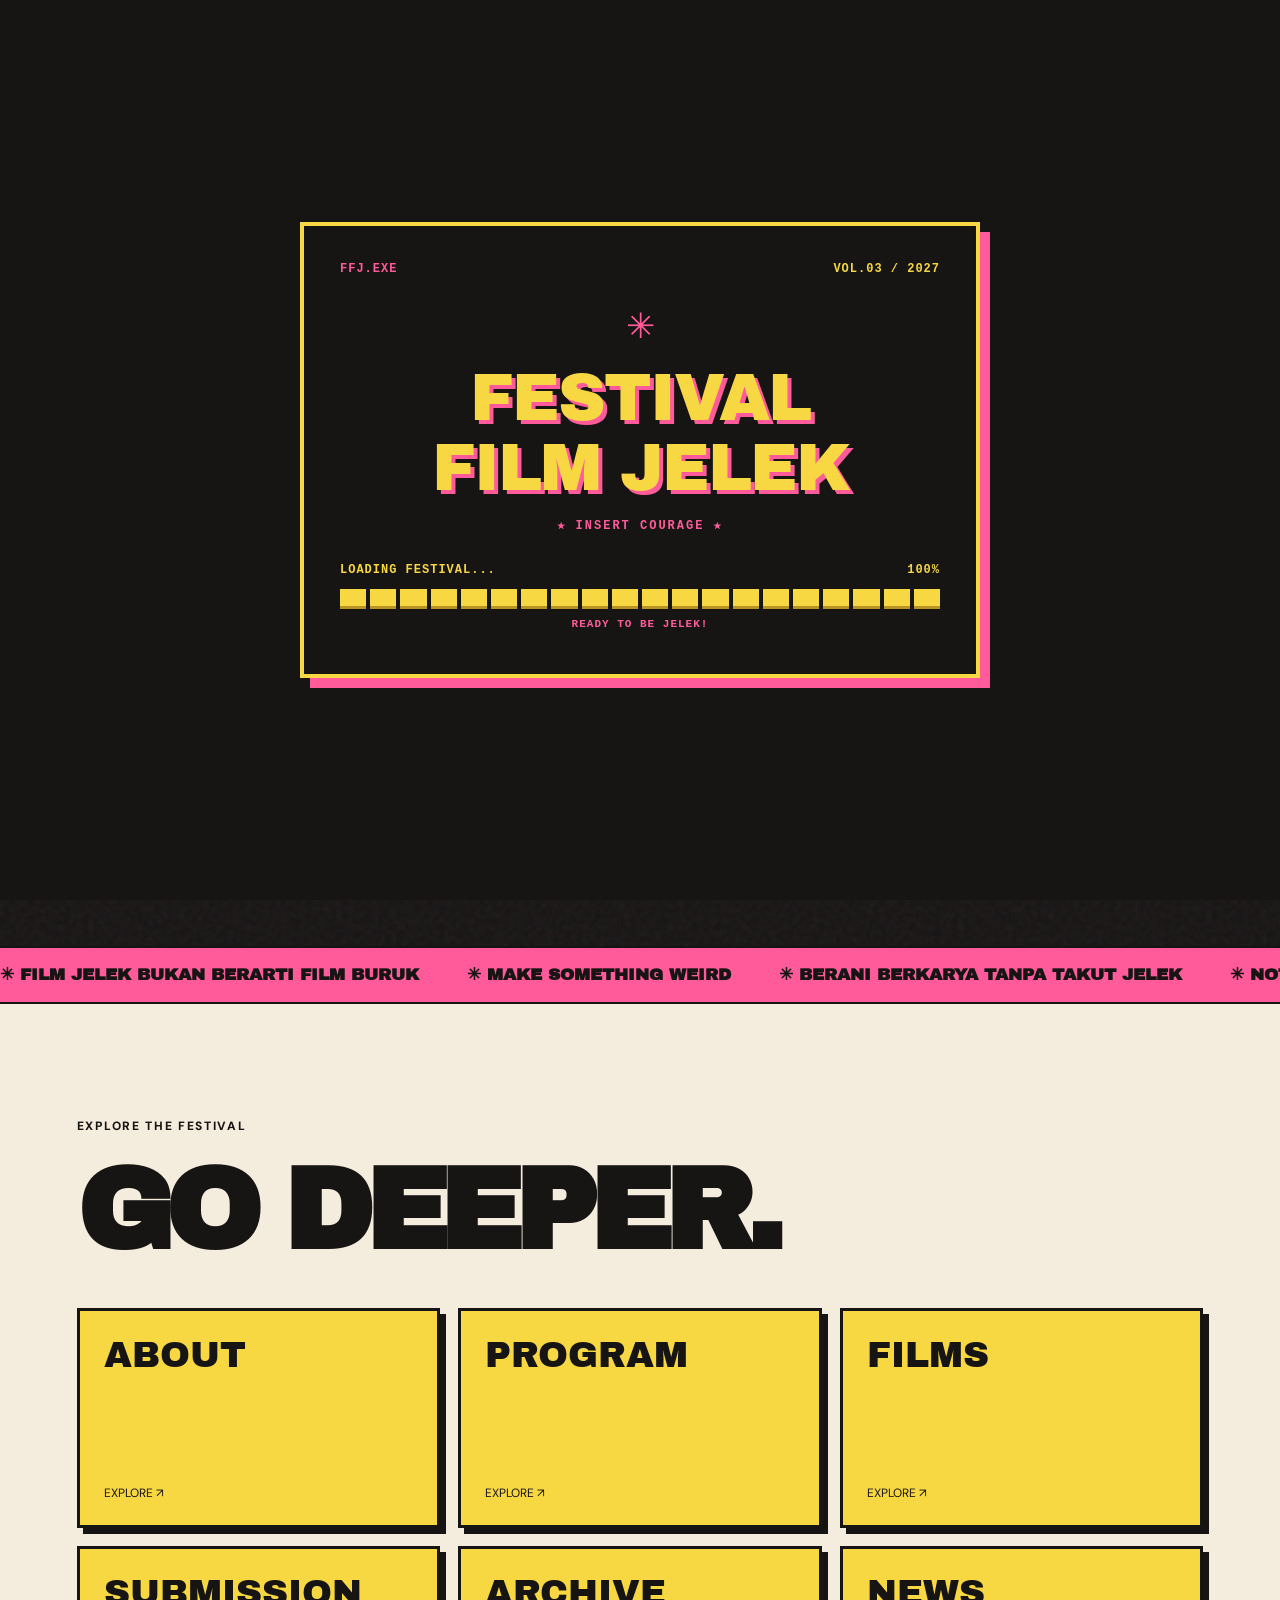
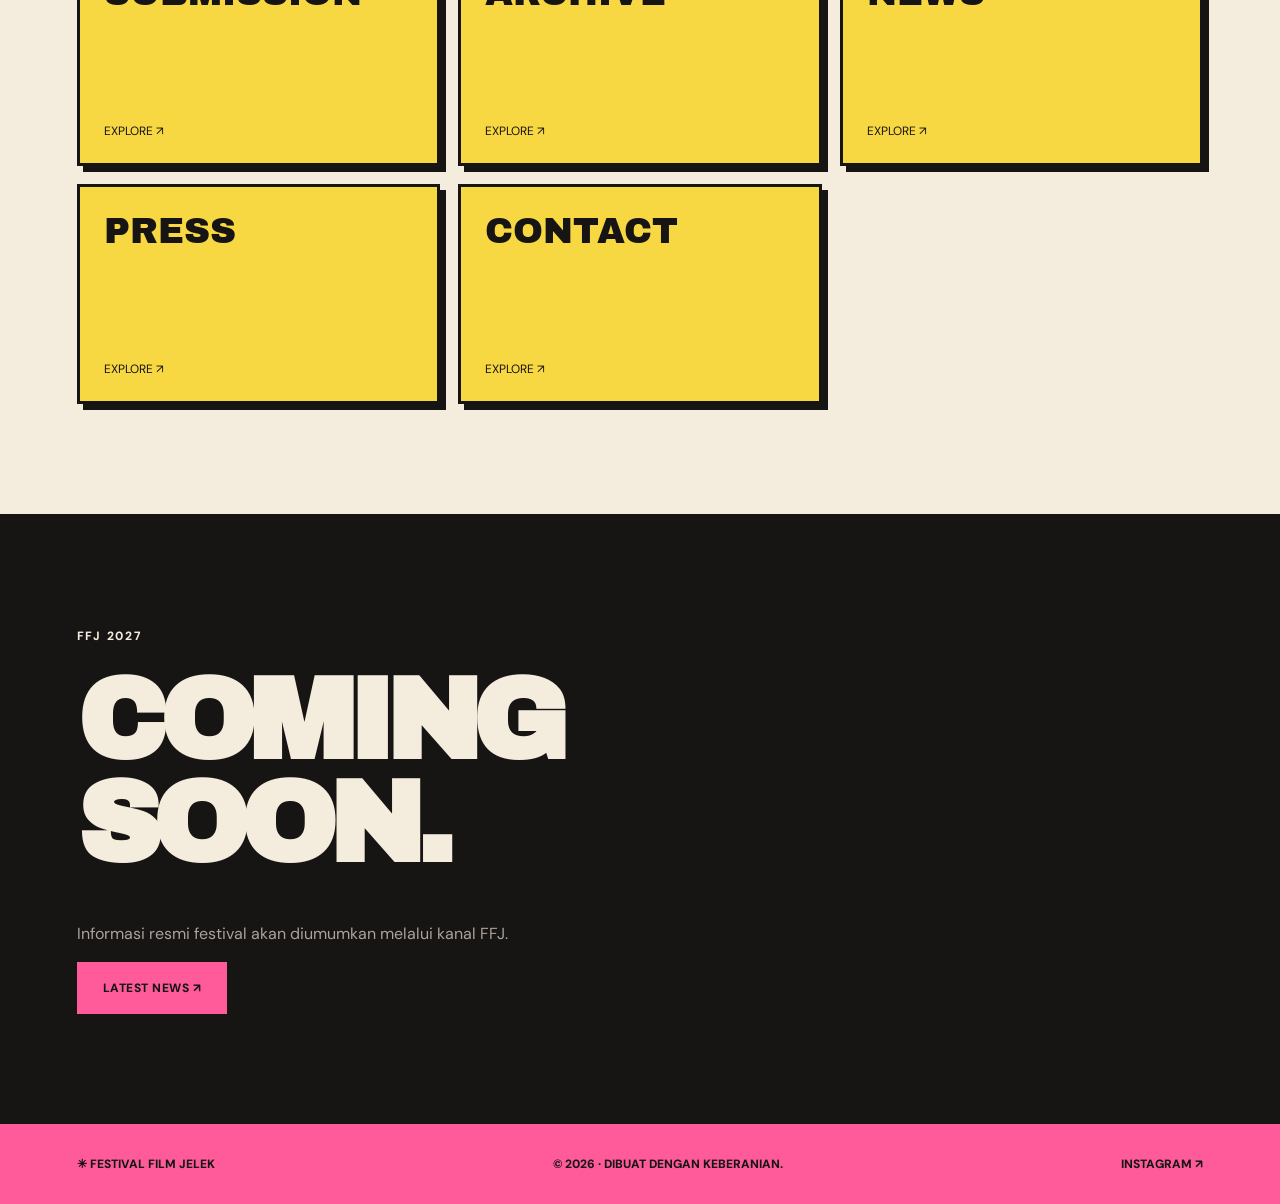
<file: index.html>
<!doctype html><html lang="id"><head><meta charset="utf-8"><meta name="viewport" content="width=device-width,initial-scale=1"><meta name="theme-color" content="#171414"><meta name="description" content="Festival Film Jelek — berani berkarya tanpa takut jelek."><title>Home — Festival Film Jelek</title><link rel="icon" href="/assets/favicon.png"><link rel="apple-touch-icon" href="/assets/favicon.png"><meta property="og:type" content="website"><meta property="og:site_name" content="Festival Film Jelek"><meta property="og:title" content="Home — Festival Film Jelek"><meta property="og:image" content="https://festivalfilmjelek.com/assets/ffj-thumbnail.jpg"><link rel="stylesheet" href="/styles.css?v=10"></head><body><div aria-label="Loading Festival Film Jelek" class="ffj-loader" id="ffj-loader" role="status">
<div class="ffj-loader-screen">
<div class="ffj-loader-top">
<span>FFJ.EXE</span>
<span>VOL.03 / 2027</span>
</div>
<div class="ffj-loader-center">
<div class="ffj-loader-star">✳</div>
<div class="ffj-loader-title">
        FESTIVAL<br/>
        FILM JELEK
      </div>
<div class="ffj-loader-subtitle">
        ★ INSERT COURAGE ★
      </div>
</div>
<div class="ffj-loader-bottom">
<div class="ffj-loader-info">
<span>LOADING FESTIVAL...</span>
<span id="ffj-loader-percent">00%</span>
</div>
<div class="ffj-loader-bar" id="ffj-loader-bar"></div>
<div class="ffj-loader-message" id="ffj-loader-message">
        INITIALIZING BAD CINEMA...
      </div>
</div>
</div>
</div><header class="nav"><a href="/" class="brand"><img src="/assets/ffj-logo.png" alt="Festival Film Jelek"></a><button class="menu" id="menu" aria-label="Buka menu" aria-expanded="false">☰</button><nav id="links"><a href="/about/" data-i="navAbout">Tentang</a><a href="/program/" data-i="navProgram">Program</a><a href="/films/">Films</a><a href="/submission/" data-i="navSubmit">Submission</a><a href="/archive/" data-i="navArchive">Arsip</a><a href="/news/" data-i="navNews">Kabar</a><a href="/press/">Press</a><a href="/contact/" data-i="navContact">Kontak</a><button id="lang" aria-label="Ganti bahasa">EN / ID</button></nav></header><main><section class="hero" id="home">
<div class="grain"></div>
<div class="hero-inner">
<div class="stamp">
          ✳ 2027 / VOL. 03 /
          <span class="small" data-i="detailsTbd">DETAIL MENYUSUL</span>
</div>
<div class="hero-brand-logo"><img src="/assets/ffj-hero-logo.png" alt="Festival Film Jelek" width="900" height="660" fetchpriority="high"></div>
<div class="hero-foot">
<div>
<p class="overline">EST. INDEPENDENT CINEMA / INDONESIA</p>
<p class="tagline" data-i="tagline">
              BERANI BERKARYA<br/>
              TANPA TAKUT JELEK.
            </p>
</div>
<div class="hero-cta">
<a class="btn hot" data-i="ctaSubmit" href="/submission/">
              SUBMIT FILM ↗
            </a>
<a class="btn outline" data-i="ctaProgram" href="/program/">
              LIHAT PROGRAM ↗
            </a>
</div>
</div>
<div class="scribble">
          NOT PERFECT.<br/>
          STILL A FILM.
        </div>
</div>
</section><div class="ticker">
<div class="ticker-track">
<div class="ticker-group">
<span>✳ FILM JELEK BUKAN BERARTI FILM BURUK</span>
<span>✳ MAKE SOMETHING WEIRD</span>
<span>✳ BERANI BERKARYA TANPA TAKUT JELEK</span>
<span>✳ NOT PERFECT. STILL A FILM.</span>
</div>
<div aria-hidden="true" class="ticker-group">
<span>✳ FILM JELEK BUKAN BERARTI FILM BURUK</span>
<span>✳ MAKE SOMETHING WEIRD</span>
<span>✳ BERANI BERKARYA TANPA TAKUT JELEK</span>
<span>✳ NOT PERFECT. STILL A FILM.</span>
</div>
</div>
</div><section class="section paper"><span class="kicker">EXPLORE THE FESTIVAL</span><h2>GO DEEPER.</h2><div class="home-links"><a class="home-link" href="/about/">ABOUT<small>EXPLORE ↗</small></a><a class="home-link" href="/program/">PROGRAM<small>EXPLORE ↗</small></a><a class="home-link" href="/films/">FILMS<small>EXPLORE ↗</small></a><a class="home-link" href="/submission/">SUBMISSION<small>EXPLORE ↗</small></a><a class="home-link" href="/archive/">ARCHIVE<small>EXPLORE ↗</small></a><a class="home-link" href="/news/">NEWS<small>EXPLORE ↗</small></a><a class="home-link" href="/press/">PRESS<small>EXPLORE ↗</small></a><a class="home-link" href="/contact/">CONTACT<small>EXPLORE ↗</small></a></div></section><section class="section dark"><span class="kicker">FFJ 2027</span><h2>COMING<br>SOON.</h2><p class="muted">Informasi resmi festival akan diumumkan melalui kanal FFJ.</p><a class="btn hot" href="/news/">LATEST NEWS ↗</a></section></main><footer class="site-footer"><a href="/">✳ FESTIVAL FILM JELEK</a><span>© <span id="year"></span> · <span data-i="footer">DIBUAT DENGAN KEBERANIAN.</span></span><a href="https://www.instagram.com/festivalfilmjelek/" target="_blank" rel="noopener noreferrer">INSTAGRAM ↗</a></footer><script src="/script.js?v=10"></script></body></html>
</file>
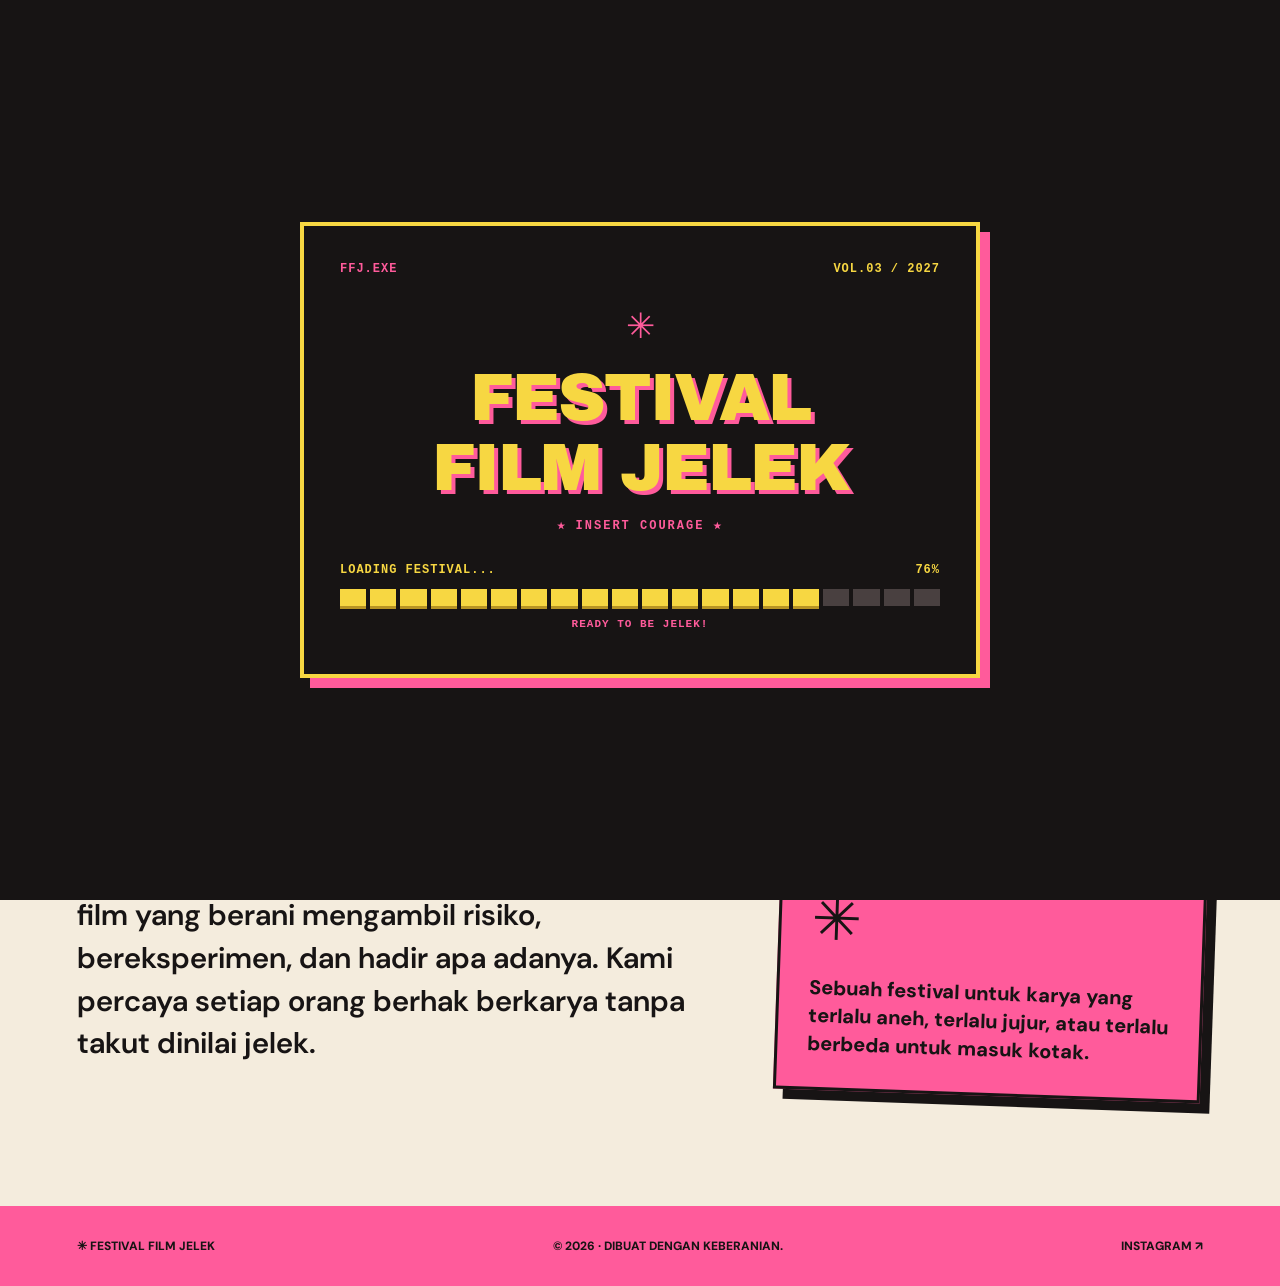
<file: about/index.html>
<!doctype html><html lang="id"><head><meta charset="utf-8"><meta name="viewport" content="width=device-width,initial-scale=1"><meta name="theme-color" content="#171414"><meta name="description" content="Festival Film Jelek — berani berkarya tanpa takut jelek."><title>About — Festival Film Jelek</title><link rel="icon" href="/assets/favicon.png"><link rel="apple-touch-icon" href="/assets/favicon.png"><meta property="og:type" content="website"><meta property="og:site_name" content="Festival Film Jelek"><meta property="og:title" content="About — Festival Film Jelek"><meta property="og:image" content="https://festivalfilmjelek.com/assets/ffj-thumbnail.jpg"><link rel="stylesheet" href="/styles.css?v=10"></head><body><div aria-label="Loading Festival Film Jelek" class="ffj-loader" id="ffj-loader" role="status">
<div class="ffj-loader-screen">
<div class="ffj-loader-top">
<span>FFJ.EXE</span>
<span>VOL.03 / 2027</span>
</div>
<div class="ffj-loader-center">
<div class="ffj-loader-star">✳</div>
<div class="ffj-loader-title">
        FESTIVAL<br/>
        FILM JELEK
      </div>
<div class="ffj-loader-subtitle">
        ★ INSERT COURAGE ★
      </div>
</div>
<div class="ffj-loader-bottom">
<div class="ffj-loader-info">
<span>LOADING FESTIVAL...</span>
<span id="ffj-loader-percent">00%</span>
</div>
<div class="ffj-loader-bar" id="ffj-loader-bar"></div>
<div class="ffj-loader-message" id="ffj-loader-message">
        INITIALIZING BAD CINEMA...
      </div>
</div>
</div>
</div><header class="nav"><a href="/" class="brand"><img src="/assets/ffj-logo.png" alt="Festival Film Jelek"></a><button class="menu" id="menu" aria-label="Buka menu" aria-expanded="false">☰</button><nav id="links"><a href="/about/" data-i="navAbout">Tentang</a><a href="/program/" data-i="navProgram">Program</a><a href="/films/">Films</a><a href="/submission/" data-i="navSubmit">Submission</a><a href="/archive/" data-i="navArchive">Arsip</a><a href="/news/" data-i="navNews">Kabar</a><a href="/press/">Press</a><a href="/contact/" data-i="navContact">Kontak</a><button id="lang" aria-label="Ganti bahasa">EN / ID</button></nav></header><main><div class="page-intro"><span class="kicker">01 / WHO WE ARE</span><h1>ABOUT FFJ.</h1><p>Berani berkarya tanpa takut jelek.</p></div><section class="paper section" id="about">
<div class="section-head">
<span class="kicker">01 / WHO WE ARE</span>
<h2 data-i="aboutTitle">
          BUKAN SOAL<br/>SEMPURNA.
        </h2>
</div>
<div class="two">
<p class="lead" id="aboutText">
          Festival Film Jelek adalah ruang untuk film-film yang
          berani mengambil risiko, bereksperimen, dan hadir apa
          adanya. Kami percaya setiap orang berhak berkarya
          tanpa takut dinilai jelek.
        </p>
<div class="note">
<span>✳</span>
<p data-i="aboutNote">
            Sebuah festival untuk karya yang terlalu aneh,
            terlalu jujur, atau terlalu berbeda untuk masuk kotak.
          </p>
</div>
</div>
</section></main><footer class="site-footer"><a href="/">✳ FESTIVAL FILM JELEK</a><span>© <span id="year"></span> · <span data-i="footer">DIBUAT DENGAN KEBERANIAN.</span></span><a href="https://www.instagram.com/festivalfilmjelek/" target="_blank" rel="noopener noreferrer">INSTAGRAM ↗</a></footer><script src="/script.js?v=10"></script></body></html>
</file>
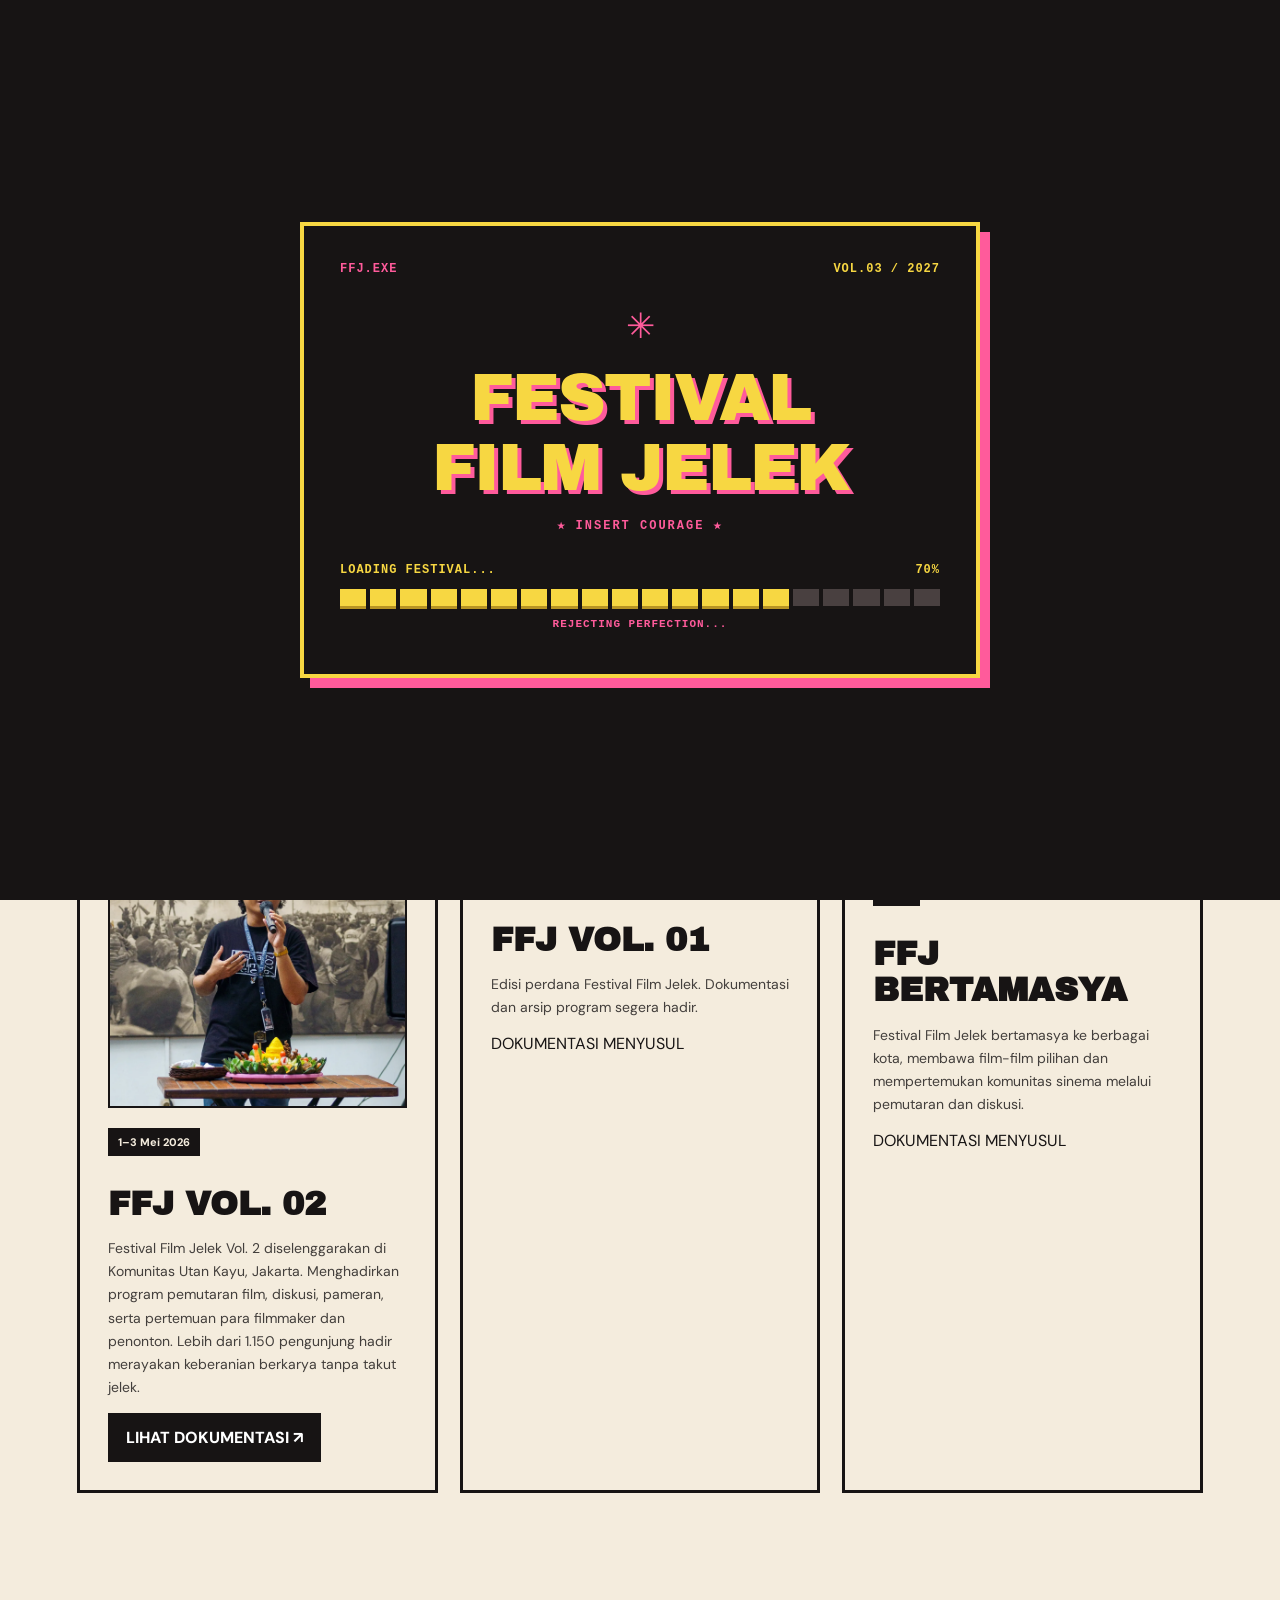
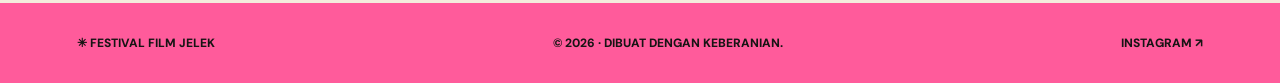
<file: archive/index.html>
<!doctype html><html lang="id"><head><meta charset="utf-8"><meta name="viewport" content="width=device-width,initial-scale=1"><meta name="theme-color" content="#171414"><meta name="description" content="Festival Film Jelek — berani berkarya tanpa takut jelek."><title>Archive — Festival Film Jelek</title><link rel="icon" href="/assets/favicon.png"><link rel="apple-touch-icon" href="/assets/favicon.png"><meta property="og:type" content="website"><meta property="og:site_name" content="Festival Film Jelek"><meta property="og:title" content="Archive — Festival Film Jelek"><meta property="og:image" content="https://festivalfilmjelek.com/assets/ffj-thumbnail.jpg"><link rel="stylesheet" href="/styles.css?v=10"></head><body><div aria-label="Loading Festival Film Jelek" class="ffj-loader" id="ffj-loader" role="status">
<div class="ffj-loader-screen">
<div class="ffj-loader-top">
<span>FFJ.EXE</span>
<span>VOL.03 / 2027</span>
</div>
<div class="ffj-loader-center">
<div class="ffj-loader-star">✳</div>
<div class="ffj-loader-title">
        FESTIVAL<br/>
        FILM JELEK
      </div>
<div class="ffj-loader-subtitle">
        ★ INSERT COURAGE ★
      </div>
</div>
<div class="ffj-loader-bottom">
<div class="ffj-loader-info">
<span>LOADING FESTIVAL...</span>
<span id="ffj-loader-percent">00%</span>
</div>
<div class="ffj-loader-bar" id="ffj-loader-bar"></div>
<div class="ffj-loader-message" id="ffj-loader-message">
        INITIALIZING BAD CINEMA...
      </div>
</div>
</div>
</div><header class="nav"><a href="/" class="brand"><img src="/assets/ffj-logo.png" alt="Festival Film Jelek"></a><button class="menu" id="menu" aria-label="Buka menu" aria-expanded="false">☰</button><nav id="links"><a href="/about/" data-i="navAbout">Tentang</a><a href="/program/" data-i="navProgram">Program</a><a href="/films/">Films</a><a href="/submission/" data-i="navSubmit">Submission</a><a href="/archive/" data-i="navArchive">Arsip</a><a href="/news/" data-i="navNews">Kabar</a><a href="/press/">Press</a><a href="/contact/" data-i="navContact">Kontak</a><button id="lang" aria-label="Ganti bahasa">EN / ID</button></nav></header><main><div class="page-intro"><span class="kicker">05 / TIME MACHINE</span><h1>ARCHIVE.</h1><p>Perjalanan dan dokumentasi Festival Film Jelek.</p></div><section class="section paper" id="archive">
<span class="kicker">04 / TIME MACHINE</span>
<h2 data-i="archiveTitle">
        ARSIP<br/>FEFILEK.
      </h2>
<div class="archive-grid" id="archiveCards"></div>
</section></main><footer class="site-footer"><a href="/">✳ FESTIVAL FILM JELEK</a><span>© <span id="year"></span> · <span data-i="footer">DIBUAT DENGAN KEBERANIAN.</span></span><a href="https://www.instagram.com/festivalfilmjelek/" target="_blank" rel="noopener noreferrer">INSTAGRAM ↗</a></footer><script src="/script.js?v=10"></script></body></html>
</file>
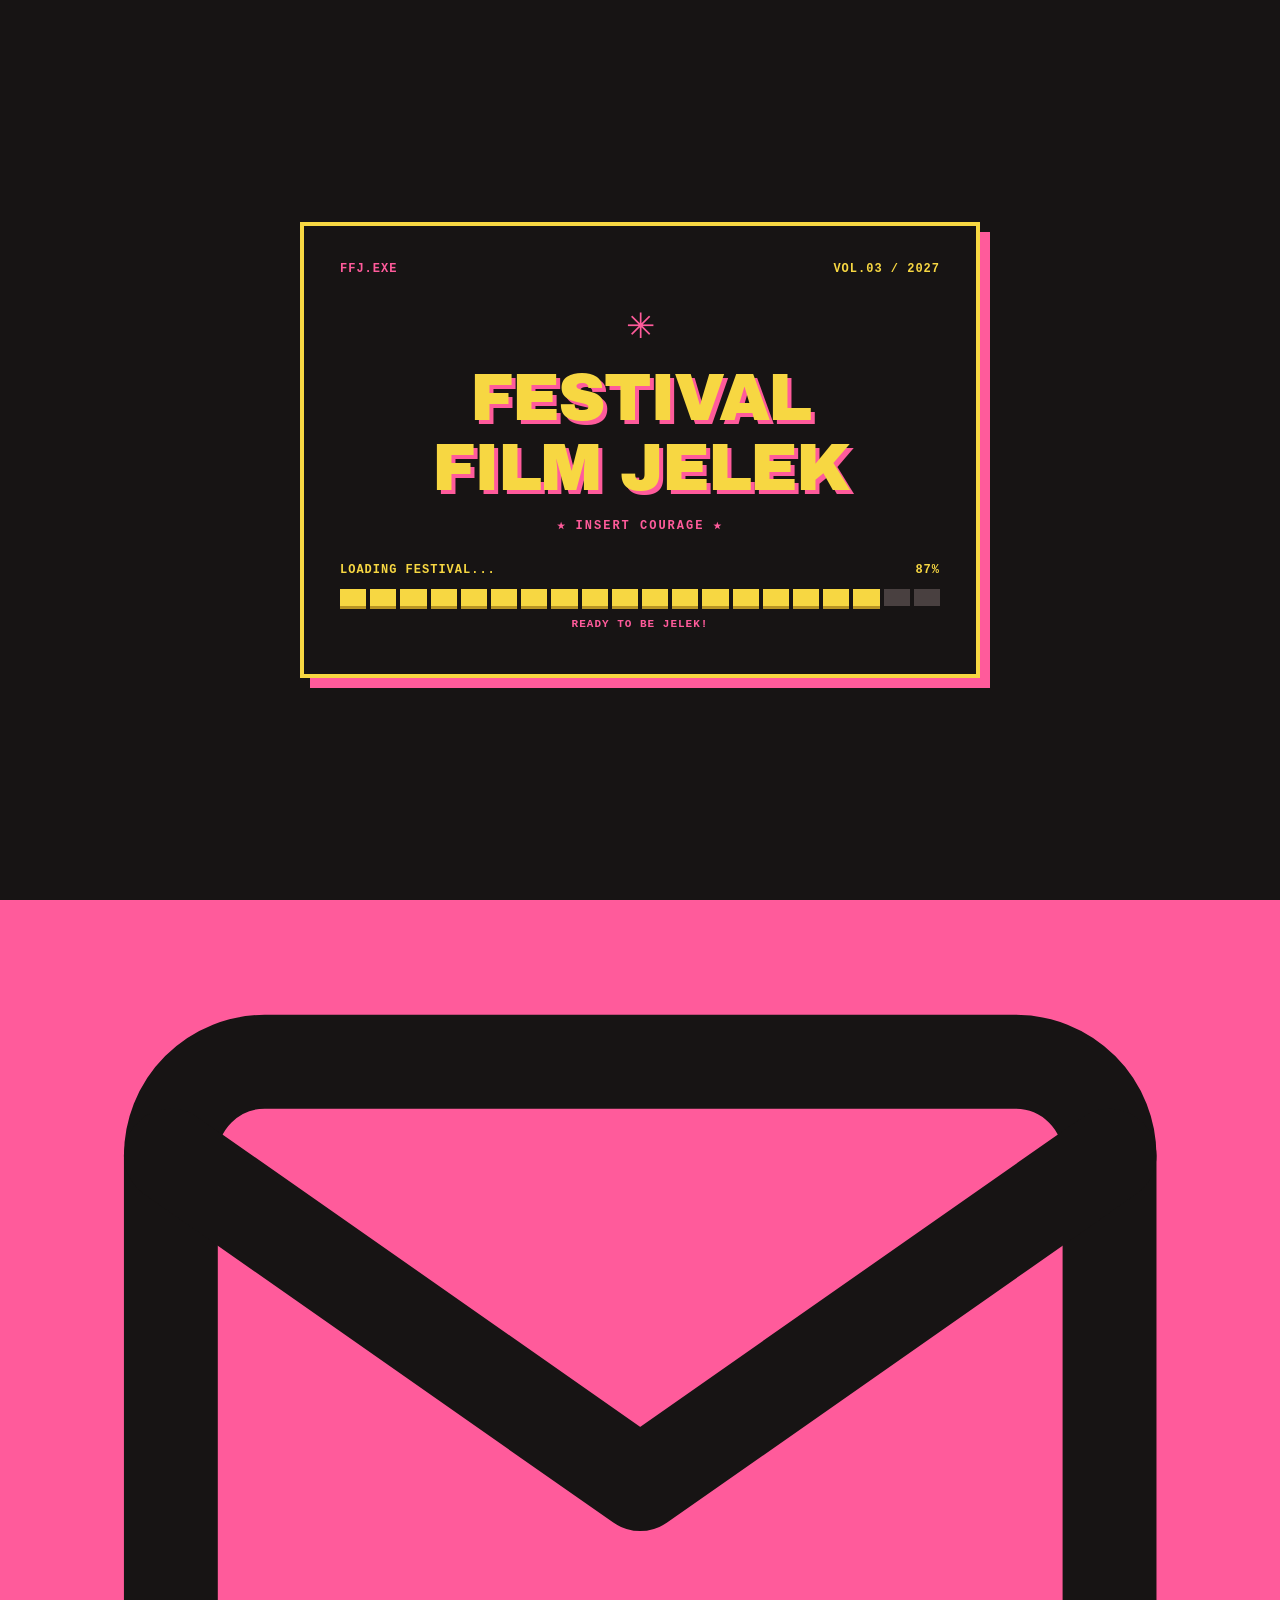
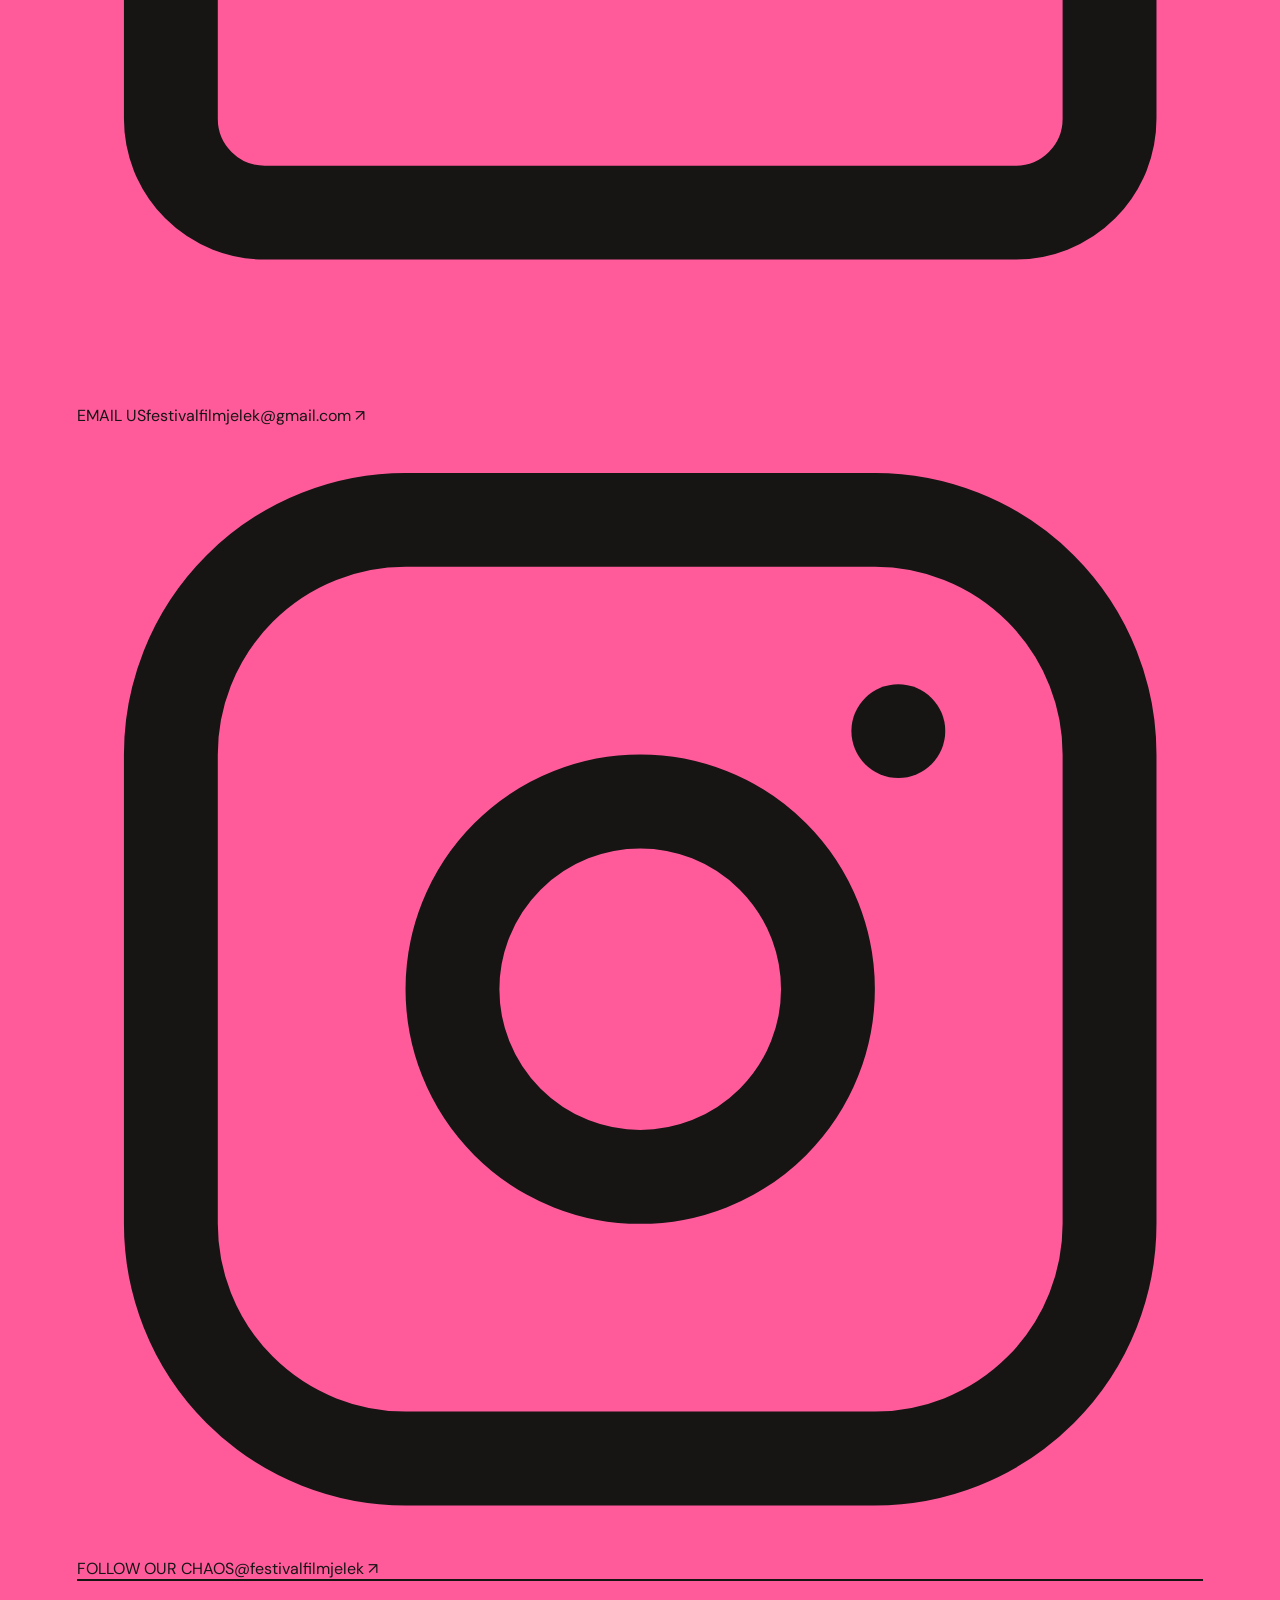
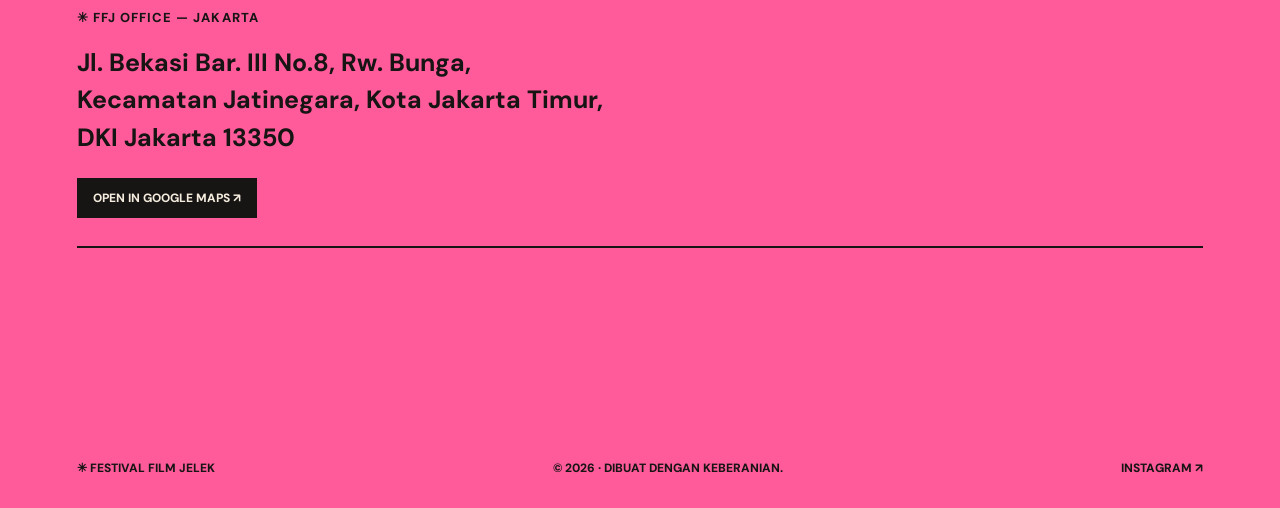
<file: contact/index.html>
<!doctype html><html lang="id"><head><meta charset="utf-8"><meta name="viewport" content="width=device-width,initial-scale=1"><meta name="theme-color" content="#171414"><meta name="description" content="Festival Film Jelek — berani berkarya tanpa takut jelek."><title>Contact — Festival Film Jelek</title><link rel="icon" href="/assets/favicon.png"><link rel="apple-touch-icon" href="/assets/favicon.png"><meta property="og:type" content="website"><meta property="og:site_name" content="Festival Film Jelek"><meta property="og:title" content="Contact — Festival Film Jelek"><meta property="og:image" content="https://festivalfilmjelek.com/assets/ffj-thumbnail.jpg"><link rel="stylesheet" href="/styles.css?v=11"></head><body><div aria-label="Loading Festival Film Jelek" class="ffj-loader" id="ffj-loader" role="status">
<div class="ffj-loader-screen">
<div class="ffj-loader-top">
<span>FFJ.EXE</span>
<span>VOL.03 / 2027</span>
</div>
<div class="ffj-loader-center">
<div class="ffj-loader-star">✳</div>
<div class="ffj-loader-title">
        FESTIVAL<br/>
        FILM JELEK
      </div>
<div class="ffj-loader-subtitle">
        ★ INSERT COURAGE ★
      </div>
</div>
<div class="ffj-loader-bottom">
<div class="ffj-loader-info">
<span>LOADING FESTIVAL...</span>
<span id="ffj-loader-percent">00%</span>
</div>
<div class="ffj-loader-bar" id="ffj-loader-bar"></div>
<div class="ffj-loader-message" id="ffj-loader-message">
        INITIALIZING BAD CINEMA...
      </div>
</div>
</div>
</div><header class="nav"><a href="/" class="brand"><img src="/assets/ffj-logo.png" alt="Festival Film Jelek"></a><button class="menu" id="menu" aria-label="Buka menu" aria-expanded="false">☰</button><nav id="links"><a href="/about/" data-i="navAbout">Tentang</a><a href="/program/" data-i="navProgram">Program</a><a href="/films/">Films</a><a href="/submission/" data-i="navSubmit">Submission</a><a href="/archive/" data-i="navArchive">Arsip</a><a href="/news/" data-i="navNews">Kabar</a><a href="/press/">Press</a><a href="/contact/" data-i="navContact">Kontak</a><button id="lang" aria-label="Ganti bahasa">EN / ID</button></nav></header><main><div class="page-intro"><span class="kicker">08 / SAY HELLO</span><h1>CONTACT.</h1><p>Hubungi Festival Film Jelek.</p></div><section class="section contact" id="contact">
<span class="kicker">06 / SAY HELLO</span>
<h2 data-i="contactTitle">
    MAU BIKIN<br/>RIBUT?
  </h2>
<p data-i="contactIntro">
    Untuk kolaborasi, media, dan pertanyaan seputar festival:
  </p>
<!-- CONTACT CHANNELS -->
<div class="ffj-contact-channels" aria-label="Kontak Festival Film Jelek">
  <a class="ffj-contact-card" href="mailto:festivalfilmjelek@gmail.com" aria-label="Kirim email ke Festival Film Jelek">
    <span class="ffj-contact-icon ffj-contact-icon-email" aria-hidden="true"><svg viewBox="0 0 24 24" fill="none" stroke="currentColor" stroke-width="2" stroke-linecap="round" stroke-linejoin="round"><rect x="2" y="4" width="20" height="16" rx="2"/><path d="m2 6 10 7 10-7"/></svg></span>
    <span class="ffj-contact-info"><span class="ffj-contact-label">EMAIL US</span><span class="ffj-contact-value">festivalfilmjelek@gmail.com</span></span>
    <span class="ffj-contact-arrow" aria-hidden="true">↗</span>
  </a>
  <a class="ffj-contact-card" href="https://www.instagram.com/festivalfilmjelek/" target="_blank" rel="noopener noreferrer" aria-label="Buka Instagram Festival Film Jelek">
    <span class="ffj-contact-icon ffj-contact-icon-instagram" aria-hidden="true"><svg viewBox="0 0 24 24" fill="none" stroke="currentColor" stroke-width="2" stroke-linecap="round" stroke-linejoin="round"><rect x="2" y="2" width="20" height="20" rx="5"/><circle cx="12" cy="12" r="4"/><circle cx="17.5" cy="6.5" r="1" fill="currentColor" stroke="none"/></svg></span>
    <span class="ffj-contact-info"><span class="ffj-contact-label">FOLLOW OUR CHAOS</span><span class="ffj-contact-value">@festivalfilmjelek</span></span>
    <span class="ffj-contact-arrow" aria-hidden="true">↗</span>
  </a>
</div>
<!-- OFFICE ADDRESS -->
<div class="office-address">
<p class="office-label">✳ FFJ OFFICE — JAKARTA</p>
<address>
      Jl. Bekasi Bar. III No.8, Rw. Bunga,<br/>
      Kecamatan Jatinegara, Kota Jakarta Timur,<br/>
      DKI Jakarta 13350
    </address>
<a class="office-map" href="https://www.google.com/maps/search/?api=1&amp;query=-6.21780078834564%2C106.86878391160279" rel="noopener noreferrer" target="_blank">
      OPEN IN GOOGLE MAPS ↗
    </a>
</div>
<!-- FOOTER -->
</section></main><footer class="site-footer"><a href="/">✳ FESTIVAL FILM JELEK</a><span>© <span id="year"></span> · <span data-i="footer">DIBUAT DENGAN KEBERANIAN.</span></span><a href="https://www.instagram.com/festivalfilmjelek/" target="_blank" rel="noopener noreferrer">INSTAGRAM ↗</a></footer><script src="/script.js?v=10"></script></body></html>
</file>
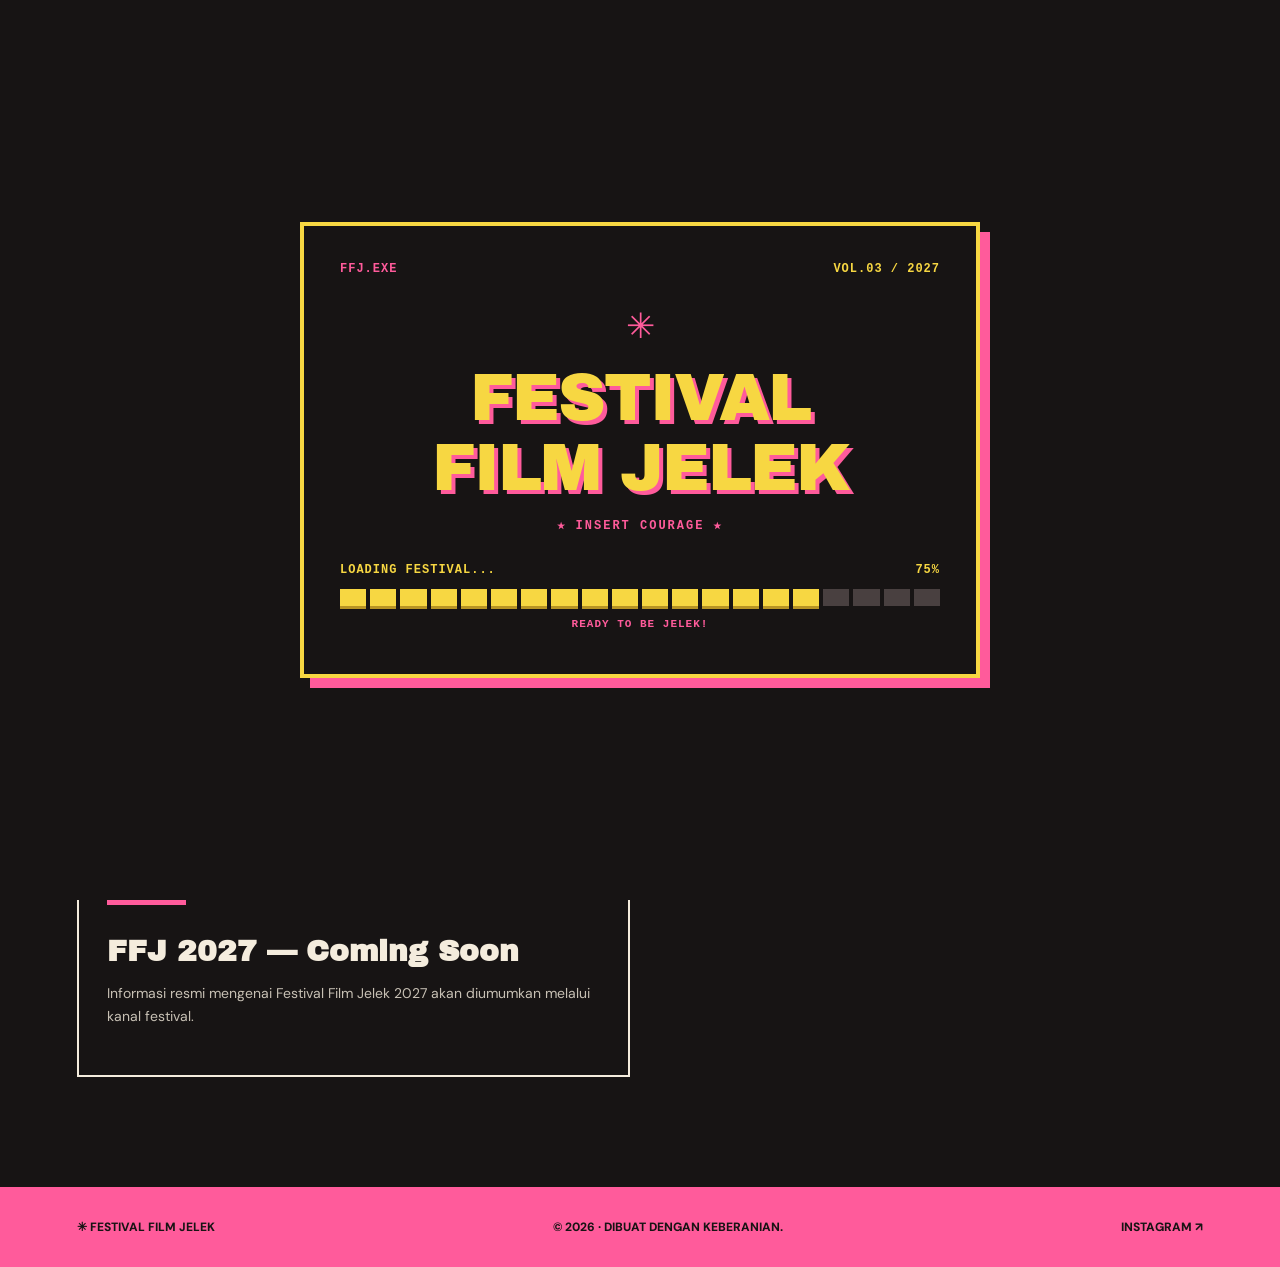
<file: news/index.html>
<!doctype html><html lang="id"><head><meta charset="utf-8"><meta name="viewport" content="width=device-width,initial-scale=1"><meta name="theme-color" content="#171414"><meta name="description" content="Festival Film Jelek — berani berkarya tanpa takut jelek."><title>News — Festival Film Jelek</title><link rel="icon" href="/assets/favicon.png"><link rel="apple-touch-icon" href="/assets/favicon.png"><meta property="og:type" content="website"><meta property="og:site_name" content="Festival Film Jelek"><meta property="og:title" content="News — Festival Film Jelek"><meta property="og:image" content="https://festivalfilmjelek.com/assets/ffj-thumbnail.jpg"><link rel="stylesheet" href="/styles.css?v=10"></head><body><div aria-label="Loading Festival Film Jelek" class="ffj-loader" id="ffj-loader" role="status">
<div class="ffj-loader-screen">
<div class="ffj-loader-top">
<span>FFJ.EXE</span>
<span>VOL.03 / 2027</span>
</div>
<div class="ffj-loader-center">
<div class="ffj-loader-star">✳</div>
<div class="ffj-loader-title">
        FESTIVAL<br/>
        FILM JELEK
      </div>
<div class="ffj-loader-subtitle">
        ★ INSERT COURAGE ★
      </div>
</div>
<div class="ffj-loader-bottom">
<div class="ffj-loader-info">
<span>LOADING FESTIVAL...</span>
<span id="ffj-loader-percent">00%</span>
</div>
<div class="ffj-loader-bar" id="ffj-loader-bar"></div>
<div class="ffj-loader-message" id="ffj-loader-message">
        INITIALIZING BAD CINEMA...
      </div>
</div>
</div>
</div><header class="nav"><a href="/" class="brand"><img src="/assets/ffj-logo.png" alt="Festival Film Jelek"></a><button class="menu" id="menu" aria-label="Buka menu" aria-expanded="false">☰</button><nav id="links"><a href="/about/" data-i="navAbout">Tentang</a><a href="/program/" data-i="navProgram">Program</a><a href="/films/">Films</a><a href="/submission/" data-i="navSubmit">Submission</a><a href="/archive/" data-i="navArchive">Arsip</a><a href="/news/" data-i="navNews">Kabar</a><a href="/press/">Press</a><a href="/contact/" data-i="navContact">Kontak</a><button id="lang" aria-label="Ganti bahasa">EN / ID</button></nav></header><main><div class="page-intro"><span class="kicker">06 / BULLETIN BOARD</span><h1>LATEST NEWS.</h1><p>Pengumuman dan kabar terbaru FFJ.</p></div><section class="section dark" id="updates">
<span class="kicker">05 / BULLETIN BOARD</span>
<h2 data-i="newsTitle">
        KABAR<br/>TERBARU.
      </h2>
<div class="news-grid" id="newsCards"></div>
</section></main><footer class="site-footer"><a href="/">✳ FESTIVAL FILM JELEK</a><span>© <span id="year"></span> · <span data-i="footer">DIBUAT DENGAN KEBERANIAN.</span></span><a href="https://www.instagram.com/festivalfilmjelek/" target="_blank" rel="noopener noreferrer">INSTAGRAM ↗</a></footer><script src="/script.js?v=10"></script></body></html>
</file>
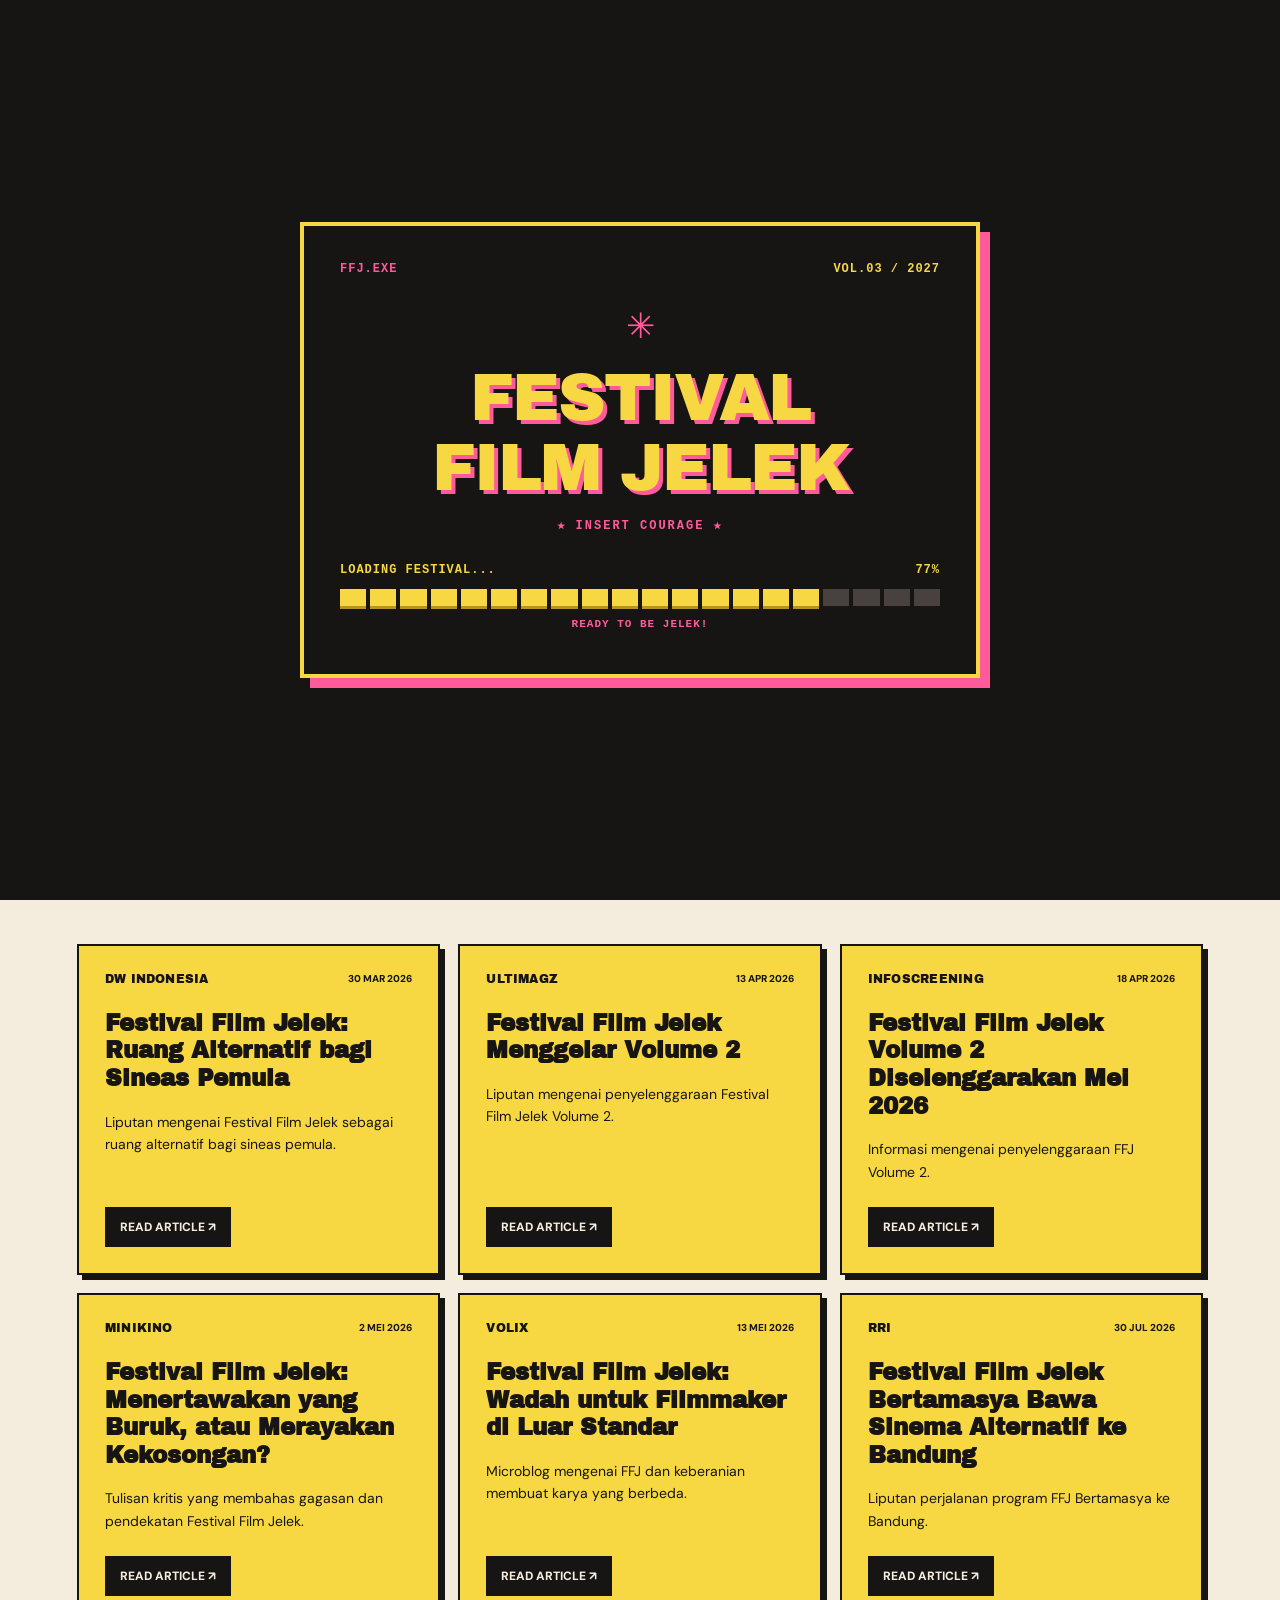
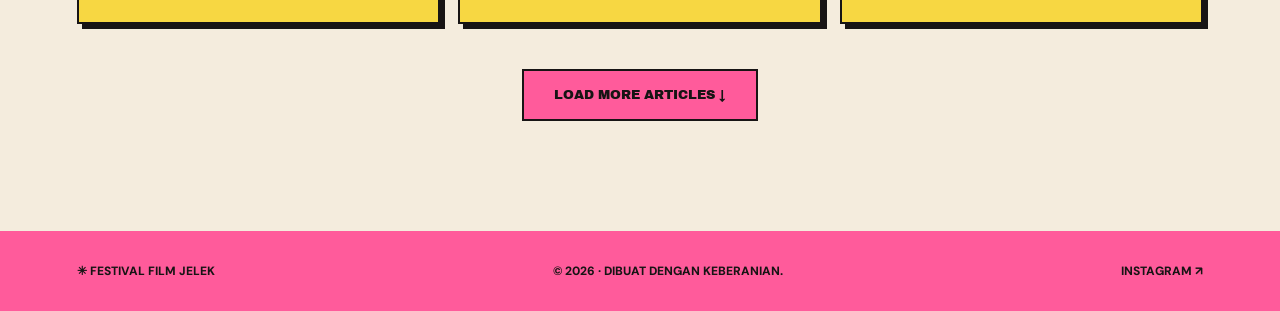
<file: press/index.html>
<!doctype html><html lang="id"><head><meta charset="utf-8"><meta name="viewport" content="width=device-width,initial-scale=1"><meta name="theme-color" content="#171414"><meta name="description" content="Festival Film Jelek — berani berkarya tanpa takut jelek."><title>Press — Festival Film Jelek</title><link rel="icon" href="/assets/favicon.png"><link rel="apple-touch-icon" href="/assets/favicon.png"><meta property="og:type" content="website"><meta property="og:site_name" content="Festival Film Jelek"><meta property="og:title" content="Press — Festival Film Jelek"><meta property="og:image" content="https://festivalfilmjelek.com/assets/ffj-thumbnail.jpg"><link rel="stylesheet" href="/styles.css?v=10"></head><body><div aria-label="Loading Festival Film Jelek" class="ffj-loader" id="ffj-loader" role="status">
<div class="ffj-loader-screen">
<div class="ffj-loader-top">
<span>FFJ.EXE</span>
<span>VOL.03 / 2027</span>
</div>
<div class="ffj-loader-center">
<div class="ffj-loader-star">✳</div>
<div class="ffj-loader-title">
        FESTIVAL<br/>
        FILM JELEK
      </div>
<div class="ffj-loader-subtitle">
        ★ INSERT COURAGE ★
      </div>
</div>
<div class="ffj-loader-bottom">
<div class="ffj-loader-info">
<span>LOADING FESTIVAL...</span>
<span id="ffj-loader-percent">00%</span>
</div>
<div class="ffj-loader-bar" id="ffj-loader-bar"></div>
<div class="ffj-loader-message" id="ffj-loader-message">
        INITIALIZING BAD CINEMA...
      </div>
</div>
</div>
</div><header class="nav"><a href="/" class="brand"><img src="/assets/ffj-logo.png" alt="Festival Film Jelek"></a><button class="menu" id="menu" aria-label="Buka menu" aria-expanded="false">☰</button><nav id="links"><a href="/about/" data-i="navAbout">Tentang</a><a href="/program/" data-i="navProgram">Program</a><a href="/films/">Films</a><a href="/submission/" data-i="navSubmit">Submission</a><a href="/archive/" data-i="navArchive">Arsip</a><a href="/news/" data-i="navNews">Kabar</a><a href="/press/">Press</a><a href="/contact/" data-i="navContact">Kontak</a><button id="lang" aria-label="Ganti bahasa">EN / ID</button></nav></header><main><div class="page-intro"><span class="kicker">07 / MEDIA COVERAGE</span><h1>IN THE PRESS.</h1><p>Liputan media tentang Festival Film Jelek.</p></div><section class="section paper" id="press">
<div class="section-head">
<span class="kicker">06 / MEDIA COVERAGE</span>
<h2>
      FFJ IN<br/>
      THE PRESS.
    </h2>
<p class="press-intro">
      Mereka menulis tentang kami.
      Dari liputan, cerita, sampai kritik —
      semuanya bagian dari perjalanan
      Festival Film Jelek.
    </p>
</div>
<div class="press-grid" id="pressCards"></div>
<div class="press-more-wrap">
<button class="press-more" hidden="" id="pressLoadMore" type="button">
      LOAD MORE ARTICLES ↓
    </button>
</div>
</section></main><footer class="site-footer"><a href="/">✳ FESTIVAL FILM JELEK</a><span>© <span id="year"></span> · <span data-i="footer">DIBUAT DENGAN KEBERANIAN.</span></span><a href="https://www.instagram.com/festivalfilmjelek/" target="_blank" rel="noopener noreferrer">INSTAGRAM ↗</a></footer><script src="/script.js?v=10"></script></body></html>
</file>
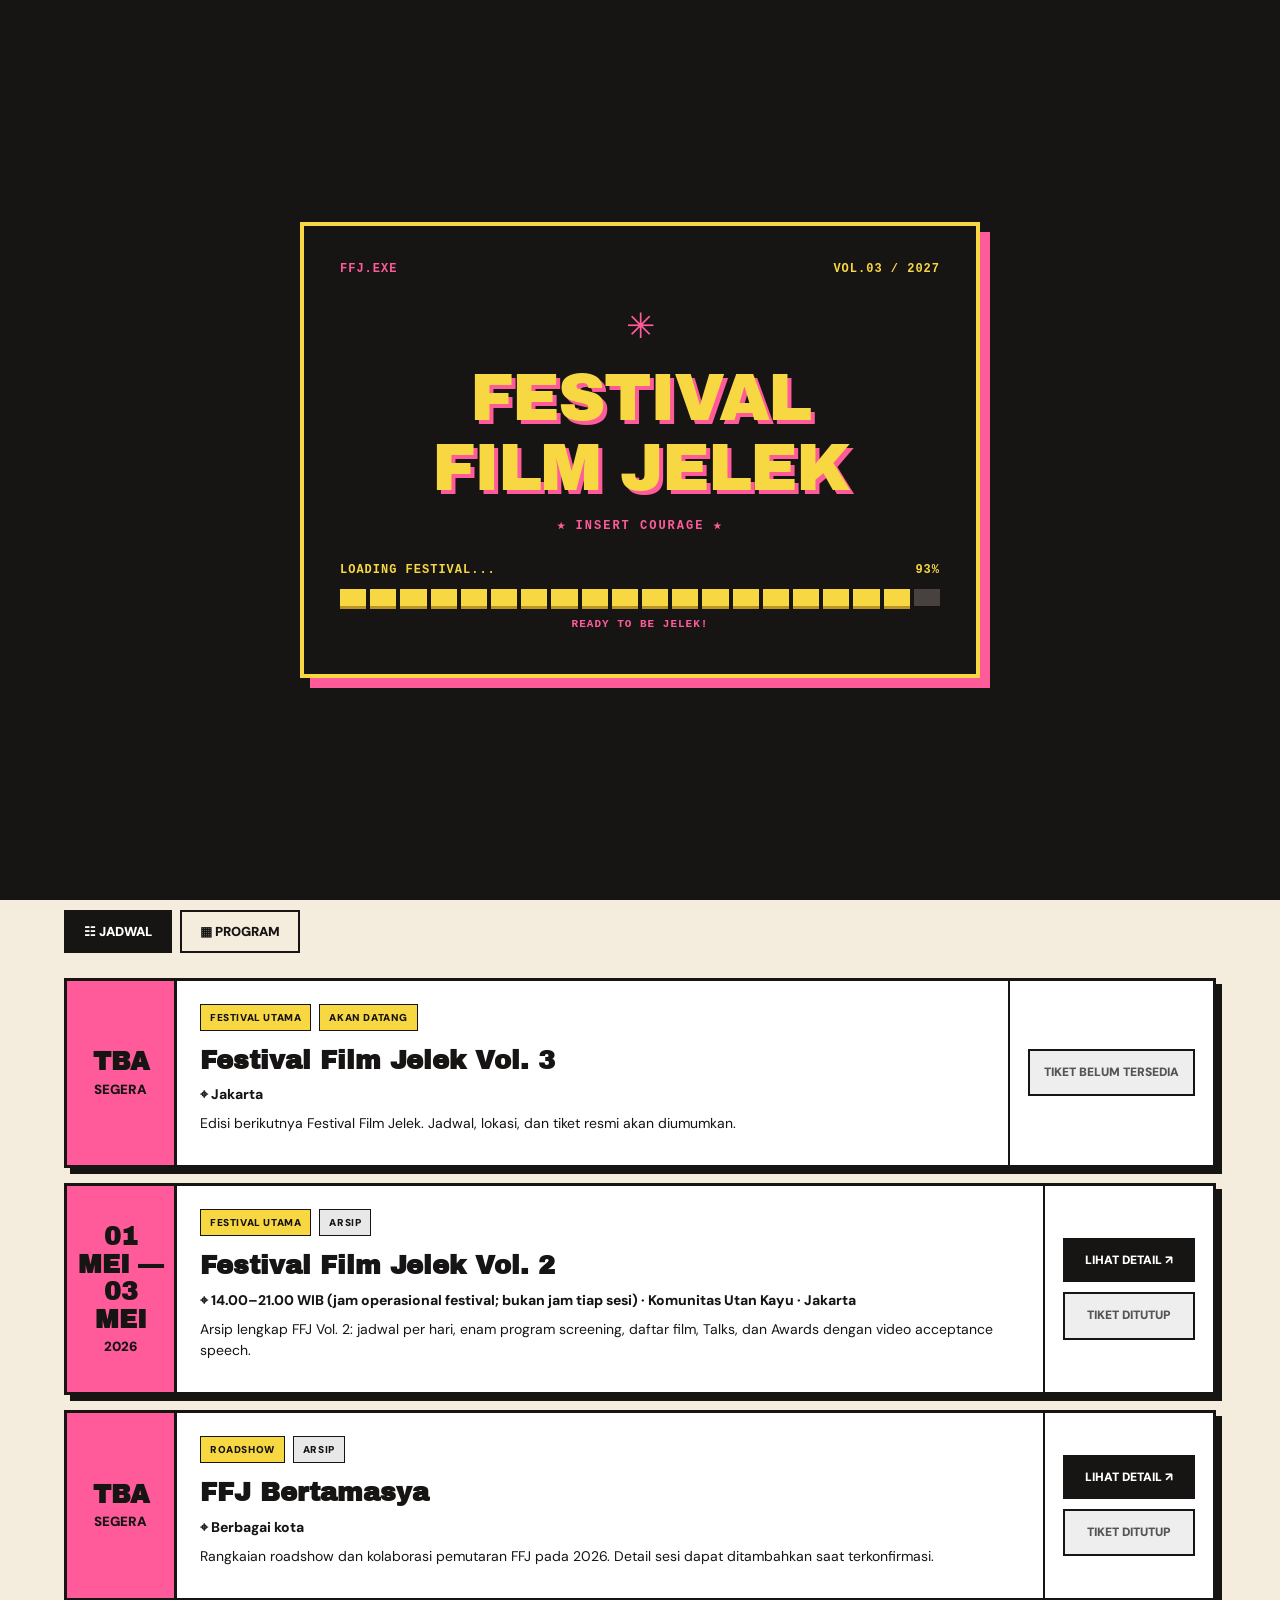
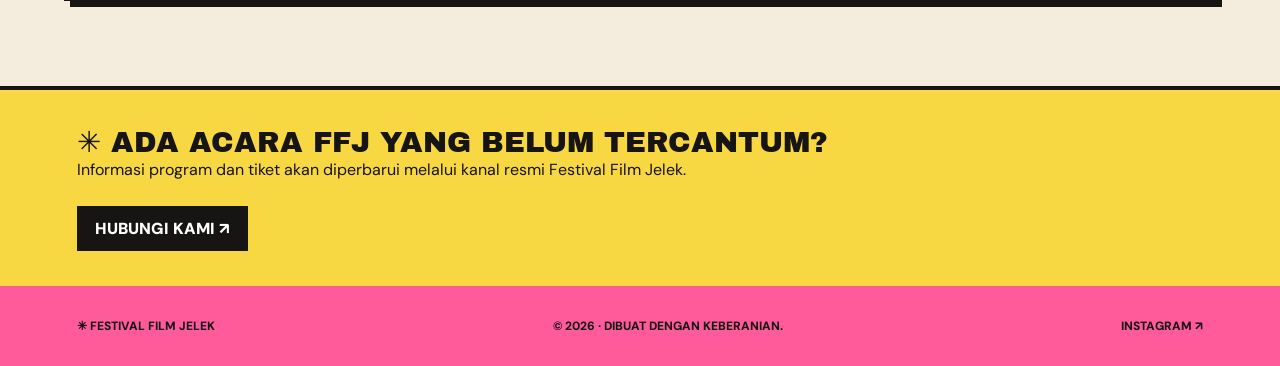
<file: program/index.html>
<!doctype html><html lang="id"><head><meta charset="utf-8"><meta name="viewport" content="width=device-width,initial-scale=1"><meta name="theme-color" content="#171414"><meta name="description" content="Festival Film Jelek — berani berkarya tanpa takut jelek."><title>Program & Jadwal Pemutaran — Festival Film Jelek</title><link rel="icon" href="/assets/favicon.png"><link rel="apple-touch-icon" href="/assets/favicon.png"><meta property="og:type" content="website"><meta property="og:site_name" content="Festival Film Jelek"><meta property="og:title" content="Program — Festival Film Jelek"><meta property="og:image" content="https://festivalfilmjelek.com/assets/ffj-thumbnail.jpg"><link rel="stylesheet" href="/styles.css?v=10"><link rel="stylesheet" href="/program/schedule.css?v=1"></head><body><div aria-label="Loading Festival Film Jelek" class="ffj-loader" id="ffj-loader" role="status">
<div class="ffj-loader-screen">
<div class="ffj-loader-top">
<span>FFJ.EXE</span>
<span>VOL.03 / 2027</span>
</div>
<div class="ffj-loader-center">
<div class="ffj-loader-star">✳</div>
<div class="ffj-loader-title">
        FESTIVAL<br/>
        FILM JELEK
      </div>
<div class="ffj-loader-subtitle">
        ★ INSERT COURAGE ★
      </div>
</div>
<div class="ffj-loader-bottom">
<div class="ffj-loader-info">
<span>LOADING FESTIVAL...</span>
<span id="ffj-loader-percent">00%</span>
</div>
<div class="ffj-loader-bar" id="ffj-loader-bar"></div>
<div class="ffj-loader-message" id="ffj-loader-message">
        INITIALIZING BAD CINEMA...
      </div>
</div>
</div>
</div><header class="nav"><a href="/" class="brand"><img src="/assets/ffj-logo.png" alt="Festival Film Jelek"></a><button class="menu" id="menu" aria-label="Buka menu" aria-expanded="false">☰</button><nav id="links"><a href="/about/" data-i="navAbout">Tentang</a><a href="/program/" data-i="navProgram">Program</a><a href="/films/">Films</a><a href="/submission/" data-i="navSubmit">Submission</a><a href="/archive/" data-i="navArchive">Arsip</a><a href="/news/" data-i="navNews">Kabar</a><a href="/press/">Press</a><a href="/contact/" data-i="navContact">Kontak</a><button id="lang" aria-label="Ganti bahasa">EN / ID</button></nav></header><main class="schedule-main">
<section class="schedule-hero">
  <span class="kicker">✳ FESTIVAL FILM JELEK / WHAT'S ON</span>
  <h1>PROGRAM<span class="schedule-pink">.</span><br>& SCHEDULE<span class="schedule-pink">✳</span></h1>
  <p>Semua pemutaran, festival, roadshow, diskusi, dan workshop FFJ. Cari kegiatan, lihat detailnya, lalu menuju halaman tiket resmi jika tersedia.</p>
  <div class="schedule-hero-note">BERANI BERKARYA TANPA TAKUT JELEK. ↗</div>
</section>
<section class="schedule-panel" aria-label="Program dan jadwal">
 <div class="schedule-toolbar">
  <div class="schedule-toolbar-head"><h2>WHAT'S ON?</h2><span id="scheduleCount" aria-live="polite"></span></div>
  <div class="schedule-controls">
   <label class="schedule-field">CARI PROGRAM<input id="scheduleSearch" type="search" placeholder="Judul, kota, lokasi…" autocomplete="off"></label>
   <label class="schedule-field">JENIS KEGIATAN<select id="scheduleType"><option value="all">Semua kegiatan</option><option value="festival">Festival utama</option><option value="roadshow">Roadshow</option><option value="screening">Screening</option><option value="talk">Talks</option><option value="workshop">Workshop</option></select></label>
   <label class="schedule-field">STATUS<select id="scheduleStatus"><option value="all">Semua status</option><option value="upcoming">Akan datang</option><option value="past">Arsip kegiatan</option></select></label>
  </div>
  <div class="schedule-tabs" role="group" aria-label="Mode tampilan">
    <button type="button" id="scheduleListTab" class="is-active" aria-pressed="true">☷ JADWAL</button>
    <button type="button" id="scheduleGridTab" aria-pressed="false">▦ PROGRAM</button>
  </div>
 </div>
 <div id="scheduleResults" class="schedule-results" aria-live="polite"><p>Memuat jadwal…</p></div>
</section>
<section class="schedule-footer-note"><span>✳ ADA ACARA FFJ YANG BELUM TERCANTUM?</span><p>Informasi program dan tiket akan diperbarui melalui kanal resmi Festival Film Jelek.</p><a href="/contact/">HUBUNGI KAMI ↗</a></section>
</main><footer class="site-footer"><a href="/">✳ FESTIVAL FILM JELEK</a><span>© <span id="year"></span> · <span data-i="footer">DIBUAT DENGAN KEBERANIAN.</span></span><a href="https://www.instagram.com/festivalfilmjelek/" target="_blank" rel="noopener noreferrer">INSTAGRAM ↗</a></footer><script src="/script.js?v=10"></script><script src="/program/schedule.js?v=1" defer></script></body></html>
</file>
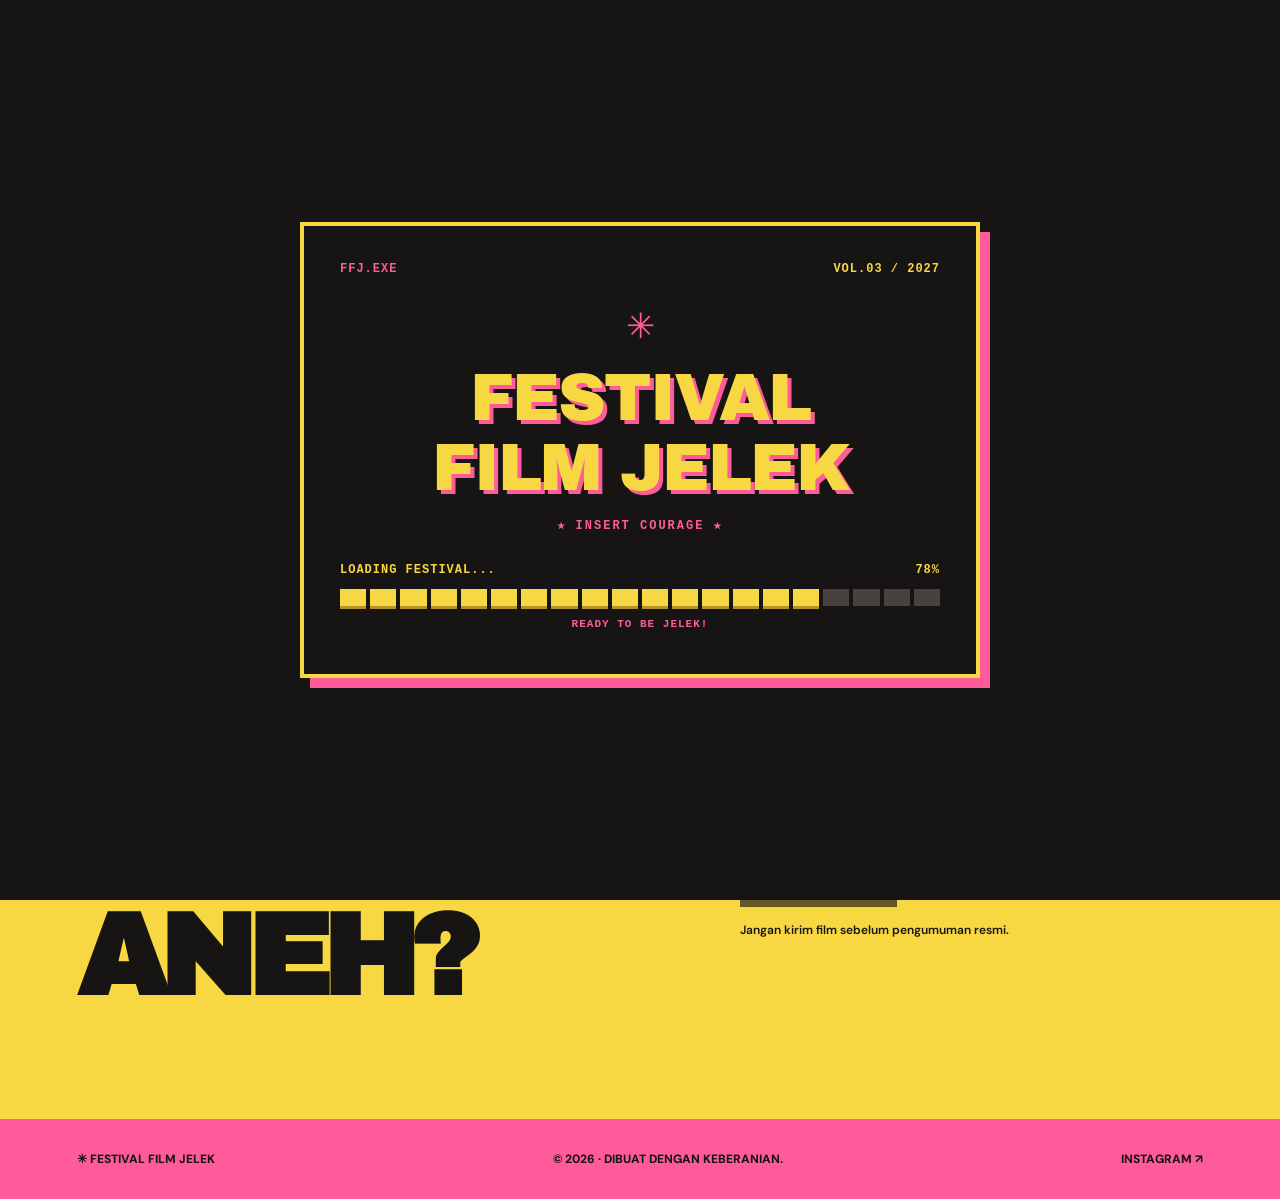
<file: submission/index.html>
<!doctype html><html lang="id"><head><meta charset="utf-8"><meta name="viewport" content="width=device-width,initial-scale=1"><meta name="theme-color" content="#171414"><meta name="description" content="Festival Film Jelek — berani berkarya tanpa takut jelek."><title>Submission — Festival Film Jelek</title><link rel="icon" href="/assets/favicon.png"><link rel="apple-touch-icon" href="/assets/favicon.png"><meta property="og:type" content="website"><meta property="og:site_name" content="Festival Film Jelek"><meta property="og:title" content="Submission — Festival Film Jelek"><meta property="og:image" content="https://festivalfilmjelek.com/assets/ffj-thumbnail.jpg"><link rel="stylesheet" href="/styles.css?v=10"></head><body><div aria-label="Loading Festival Film Jelek" class="ffj-loader" id="ffj-loader" role="status">
<div class="ffj-loader-screen">
<div class="ffj-loader-top">
<span>FFJ.EXE</span>
<span>VOL.03 / 2027</span>
</div>
<div class="ffj-loader-center">
<div class="ffj-loader-star">✳</div>
<div class="ffj-loader-title">
        FESTIVAL<br/>
        FILM JELEK
      </div>
<div class="ffj-loader-subtitle">
        ★ INSERT COURAGE ★
      </div>
</div>
<div class="ffj-loader-bottom">
<div class="ffj-loader-info">
<span>LOADING FESTIVAL...</span>
<span id="ffj-loader-percent">00%</span>
</div>
<div class="ffj-loader-bar" id="ffj-loader-bar"></div>
<div class="ffj-loader-message" id="ffj-loader-message">
        INITIALIZING BAD CINEMA...
      </div>
</div>
</div>
</div><header class="nav"><a href="/" class="brand"><img src="/assets/ffj-logo.png" alt="Festival Film Jelek"></a><button class="menu" id="menu" aria-label="Buka menu" aria-expanded="false">☰</button><nav id="links"><a href="/about/" data-i="navAbout">Tentang</a><a href="/program/" data-i="navProgram">Program</a><a href="/films/">Films</a><a href="/submission/" data-i="navSubmit">Submission</a><a href="/archive/" data-i="navArchive">Arsip</a><a href="/news/" data-i="navNews">Kabar</a><a href="/press/">Press</a><a href="/contact/" data-i="navContact">Kontak</a><button id="lang" aria-label="Ganti bahasa">EN / ID</button></nav></header><main><div class="page-intro"><span class="kicker">04 / CALL FOR ENTRIES</span><h1>SUBMISSION.</h1><p>Informasi pendaftaran film FFJ 2027.</p></div><section class="section yellow" id="submission">
<span class="kicker">03 / CALL FOR ENTRIES</span>
<div class="submission-grid">
<h2 data-i="submitTitle">
          PUNYA FILM<br/>YANG ANEH?
        </h2>
<div>
<p class="lead" id="submissionText">
            Pendaftaran film FFJ 2027 belum dibuka.
            Pantau halaman ini untuk informasi persyaratan
            dan tanggal submission.
          </p>
<a class="btn black disabled" data-i="submitStatus" href="/news/" id="submissionLink">
            BELUM DIBUKA ↗
          </a>
<p class="tiny" data-i="submissionCaution">
            Jangan kirim film sebelum pengumuman resmi.
          </p>
</div>
</div>
</section></main><footer class="site-footer"><a href="/">✳ FESTIVAL FILM JELEK</a><span>© <span id="year"></span> · <span data-i="footer">DIBUAT DENGAN KEBERANIAN.</span></span><a href="https://www.instagram.com/festivalfilmjelek/" target="_blank" rel="noopener noreferrer">INSTAGRAM ↗</a></footer><script src="/script.js?v=10"></script></body></html>
</file>
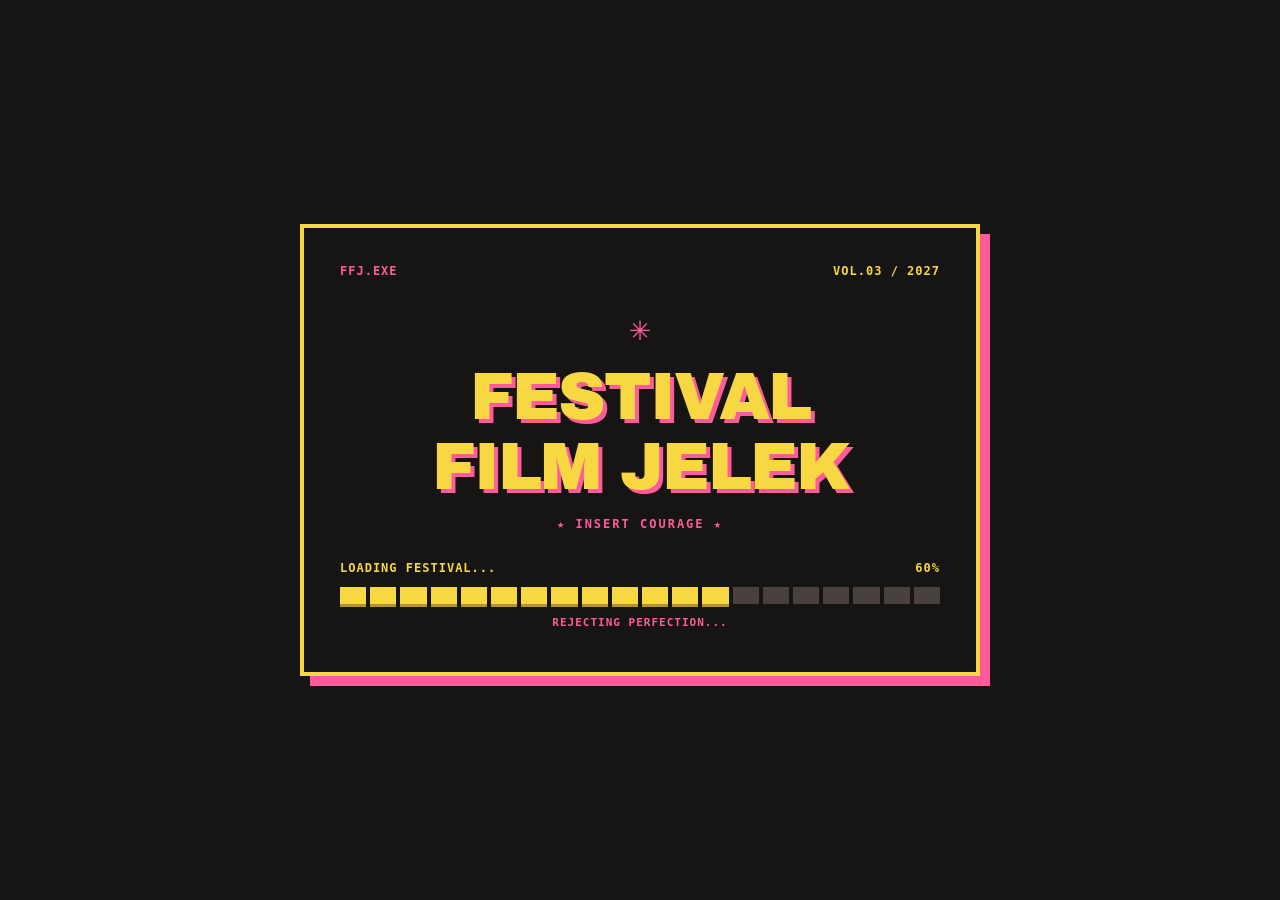
<file: films/detail/index.html>
<!doctype html><html lang="id"><head><meta charset="utf-8"><meta name="viewport" content="width=device-width,initial-scale=1"><meta name="theme-color" content="#171414"><meta name="description" content="Festival Film Jelek — berani berkarya tanpa takut jelek."><title>Films · Detail — Festival Film Jelek</title><link rel="icon" href="/assets/favicon.png"><link rel="apple-touch-icon" href="/assets/favicon.png"><meta property="og:type" content="website"><meta property="og:site_name" content="Festival Film Jelek"><meta property="og:title" content="Films · Detail — Festival Film Jelek"><meta property="og:image" content="https://festivalfilmjelek.com/assets/ffj-thumbnail.jpg"><link rel="stylesheet" href="/styles.css?v=11"></head><body><div aria-label="Loading Festival Film Jelek" class="ffj-loader" id="ffj-loader" role="status">
<div class="ffj-loader-screen">
<div class="ffj-loader-top">
<span>FFJ.EXE</span>
<span>VOL.03 / 2027</span>
</div>
<div class="ffj-loader-center">
<div class="ffj-loader-star">✳</div>
<div class="ffj-loader-title">
        FESTIVAL<br/>
        FILM JELEK
      </div>
<div class="ffj-loader-subtitle">
        ★ INSERT COURAGE ★
      </div>
</div>
<div class="ffj-loader-bottom">
<div class="ffj-loader-info">
<span>LOADING FESTIVAL...</span>
<span id="ffj-loader-percent">00%</span>
</div>
<div class="ffj-loader-bar" id="ffj-loader-bar"></div>
<div class="ffj-loader-message" id="ffj-loader-message">
        INITIALIZING BAD CINEMA...
      </div>
</div>
</div>
</div><header class="nav"><a href="/" class="brand"><img src="/assets/ffj-logo.png" alt="Festival Film Jelek"></a><button class="menu" id="menu" aria-label="Buka menu" aria-expanded="false">☰</button><nav id="links"><a href="/about/" data-i="navAbout">Tentang</a><a href="/program/" data-i="navProgram">Program</a><a href="/films/">Films</a><a href="/submission/" data-i="navSubmit">Submission</a><a href="/archive/" data-i="navArchive">Arsip</a><a href="/news/" data-i="navNews">Kabar</a><a href="/press/">Press</a><a href="/contact/" data-i="navContact">Kontak</a><button id="lang" aria-label="Ganti bahasa">EN / ID</button></nav></header><main><div class="page-intro"><span class="kicker">FILM CATALOGUE</span><h1>FILM ARCHIVE.</h1><p>Festival Film Jelek Vol. 02 · 2026</p></div><section class="section paper" id="filmDetail"></section></main><footer class="site-footer"><a href="/">✳ FESTIVAL FILM JELEK</a><span>© <span id="year"></span> · <span data-i="footer">DIBUAT DENGAN KEBERANIAN.</span></span><a href="https://www.instagram.com/festivalfilmjelek/" target="_blank" rel="noopener noreferrer">INSTAGRAM ↗</a></footer><script src="/script.js?v=11"></script></body></html>
</file>
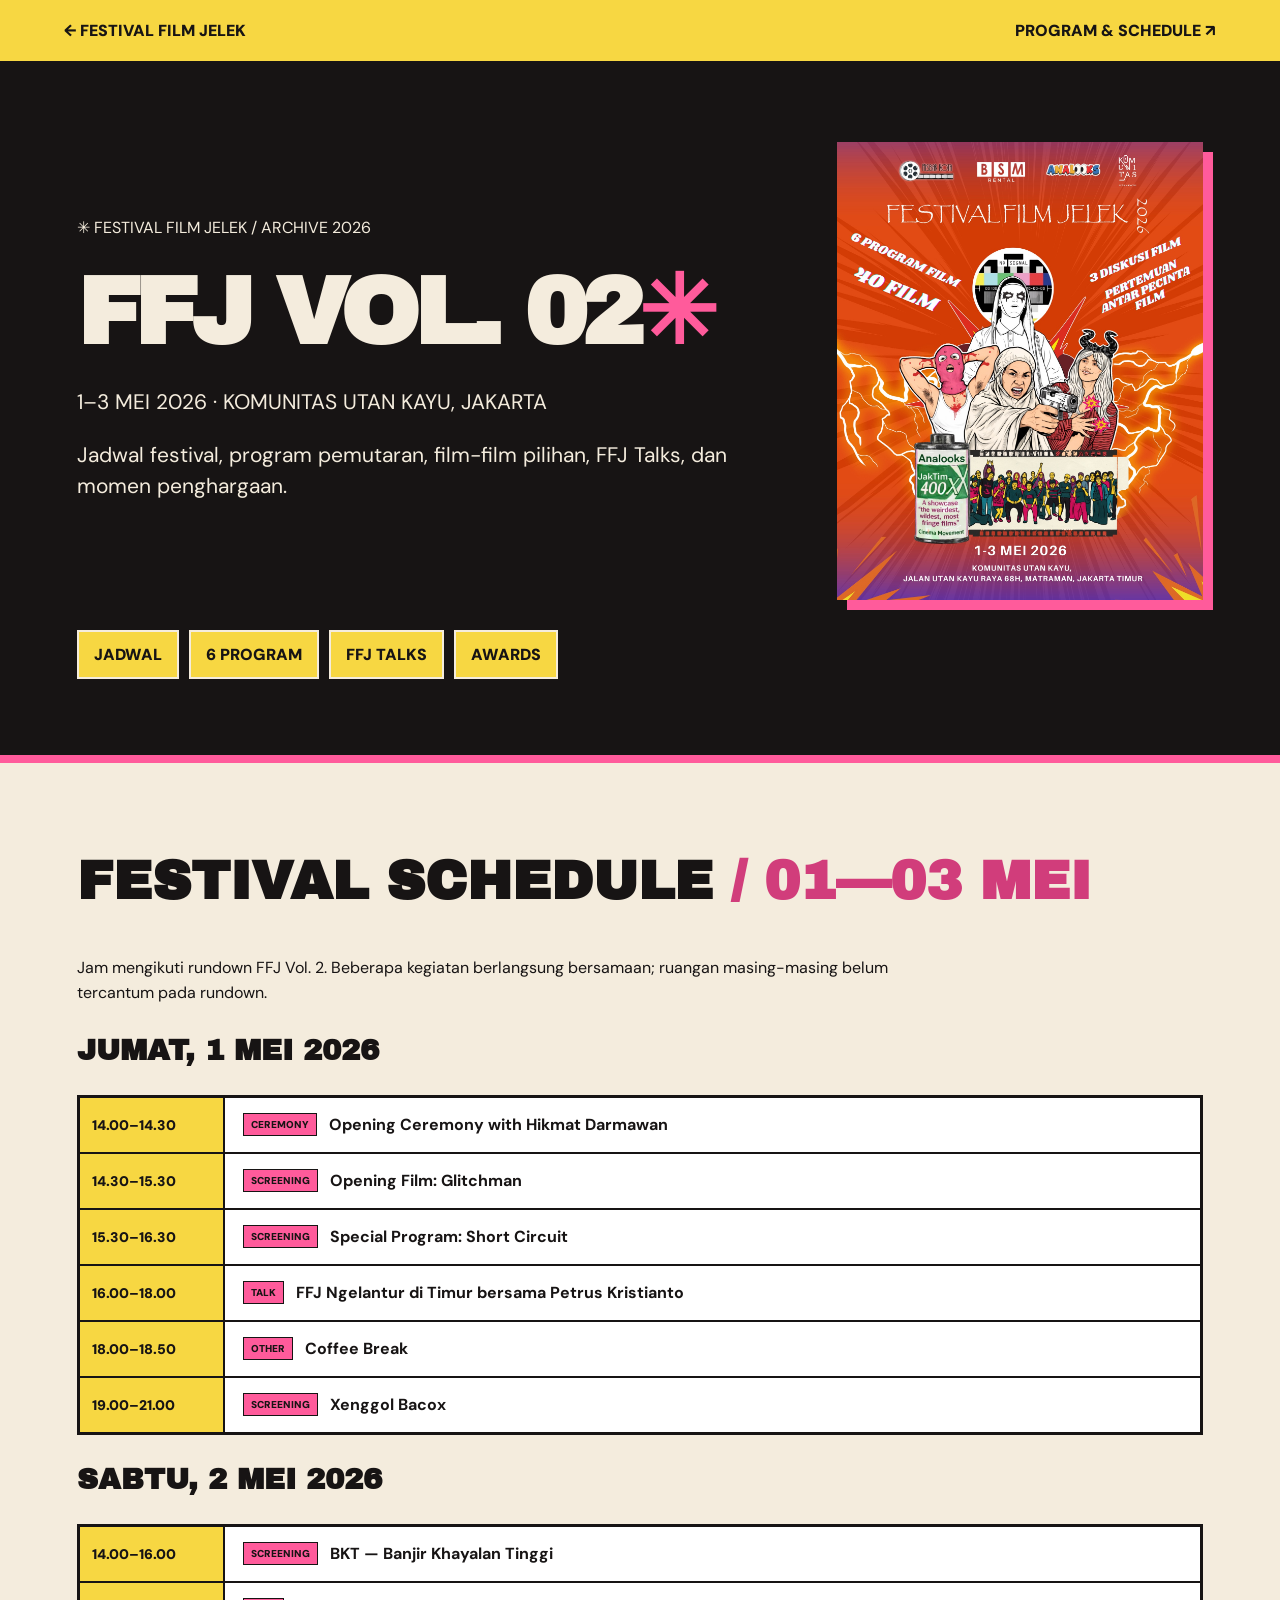
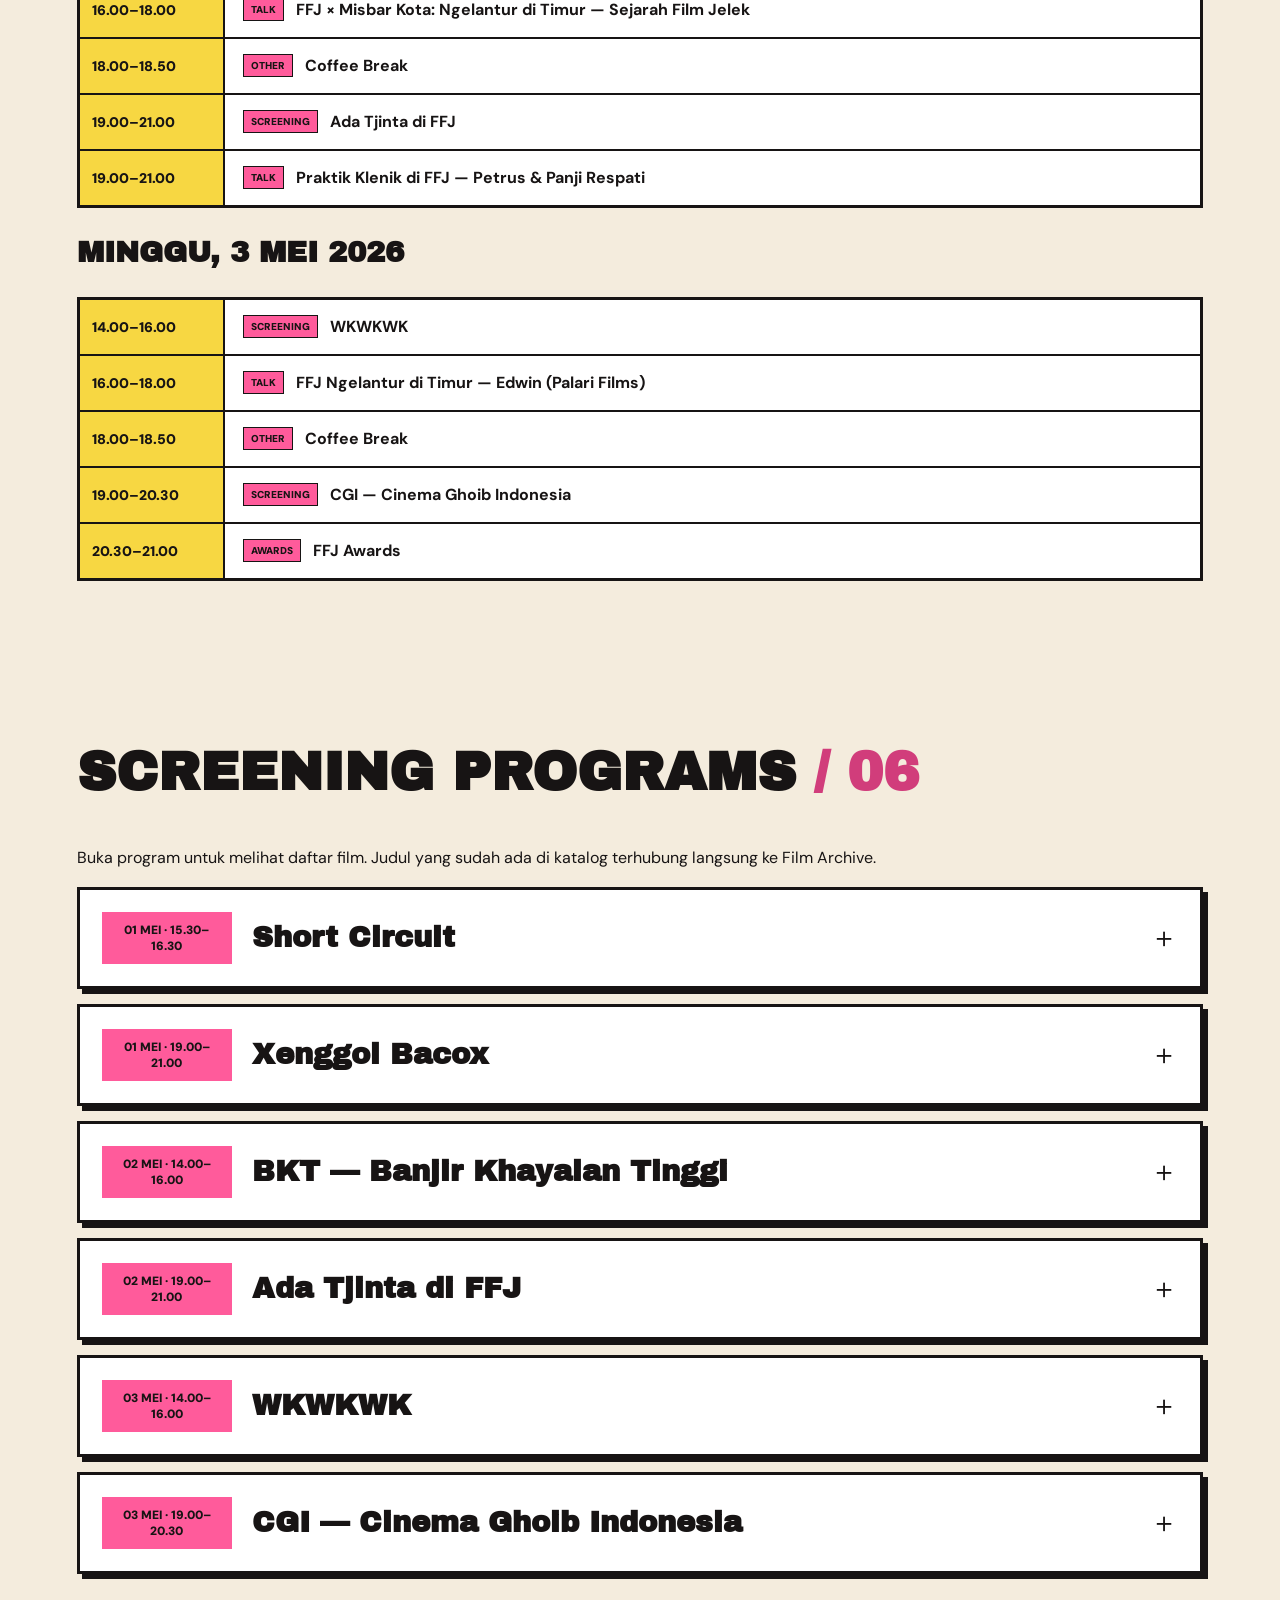
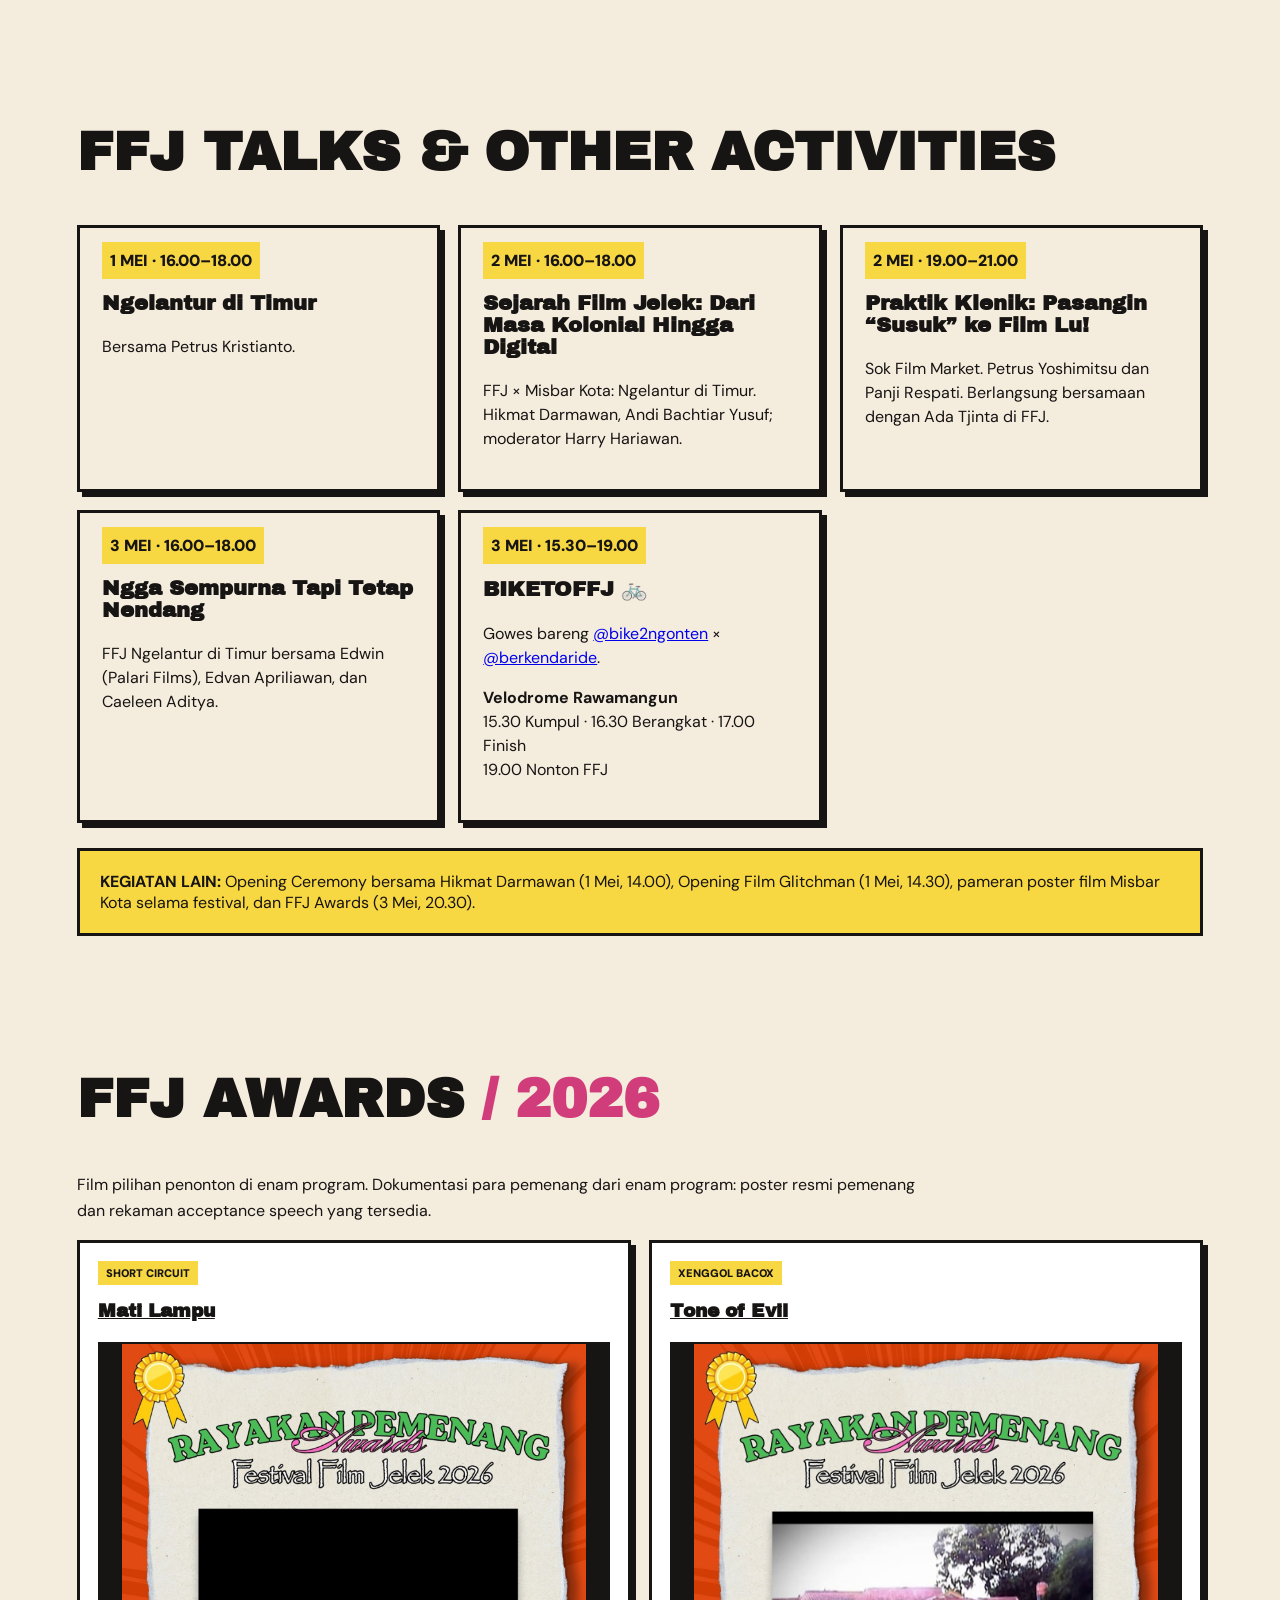
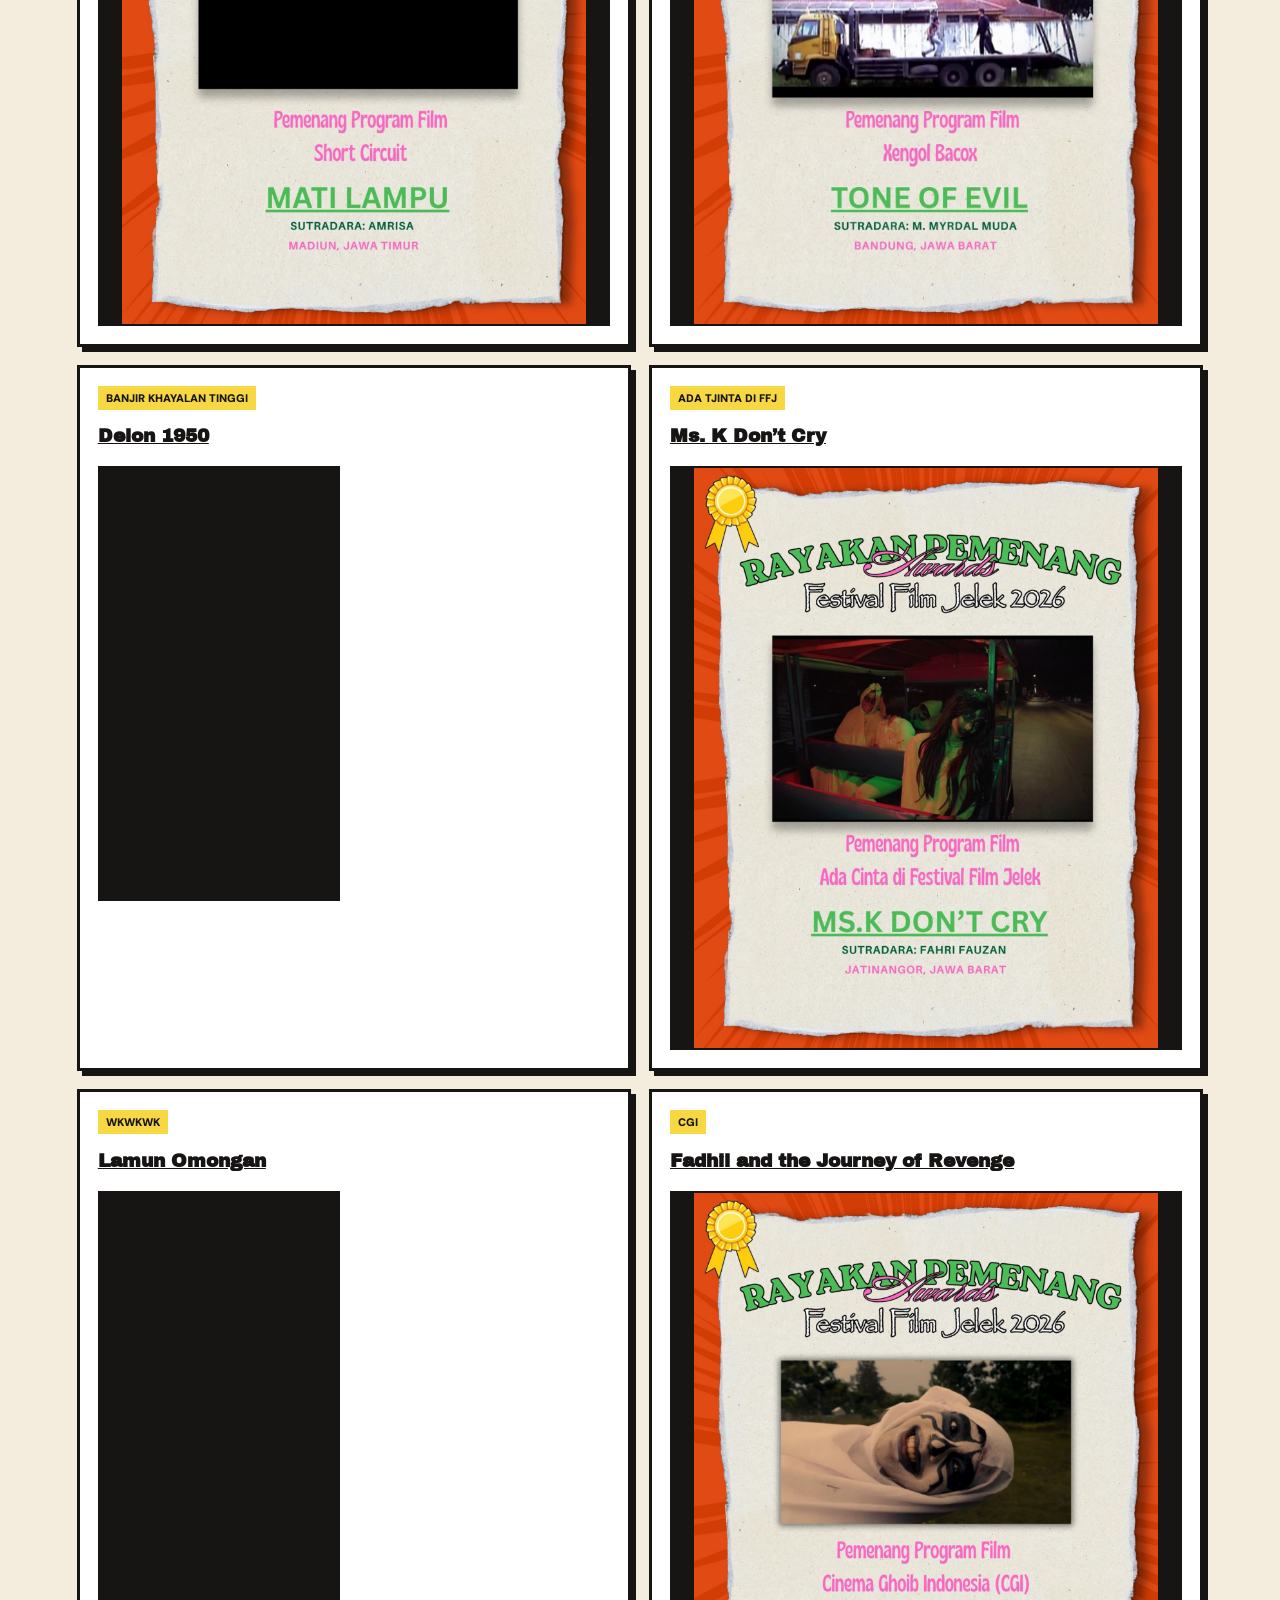
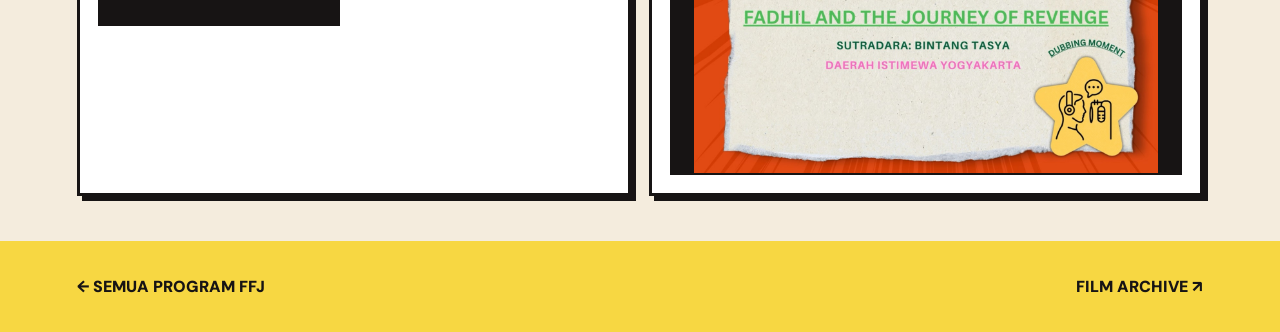
<file: program/vol2/index.html>
<!doctype html><html lang="id"><head><meta charset="utf-8"><meta name="viewport" content="width=device-width,initial-scale=1"><title>FFJ Vol. 2 — Jadwal, 42 Film, Talks & Awards | Festival Film Jelek</title><meta name="description" content="Arsip lengkap Festival Film Jelek Vol. 2: jadwal 1–3 Mei 2026, enam program screening, film, FFJ Talks, dan video FFJ Awards."><link rel="canonical" href="https://festivalfilmjelek.com/program/vol2/"><link rel="stylesheet" href="/program/vol2/vol2.css"></head><body><main class="p2-main"><nav class="p2-nav"><a href="/">← FESTIVAL FILM JELEK</a><a href="/program/">PROGRAM & SCHEDULE ↗</a></nav><header class="p2-hero"><div class="p2-hero-layout"><div class="p2-hero-copy"><span>✳ FESTIVAL FILM JELEK / ARCHIVE 2026</span><h1>FFJ VOL. 02<span>✳</span></h1><p>1–3 MEI 2026 · KOMUNITAS UTAN KAYU, JAKARTA</p><p>Jadwal festival, program pemutaran, film-film pilihan, FFJ Talks, dan momen penghargaan.</p></div><figure class="p2-hero-poster"><img src="/program/vol2/main-poster.jpg" alt="Poster utama Festival Film Jelek Vol. 2" fetchpriority="high"></figure></div><div class="p2-jump"><a href="#schedule">JADWAL</a><a href="#screenings">6 PROGRAM</a><a href="#talks">FFJ TALKS</a><a href="#awards">AWARDS</a></div></header><section class="p2-section" id="schedule"><h2>FESTIVAL SCHEDULE <span>/ 01—03 MEI</span></h2><p>Jam mengikuti rundown FFJ Vol. 2. Beberapa kegiatan berlangsung bersamaan; ruangan masing-masing belum tercantum pada rundown.</p><section class="p2-day-section" id="day-1"><h3>JUMAT, 1 MEI 2026</h3><div class="p2-timeline"><div class="p2-event"><time>14.00–14.30</time><div><span class="p2-tag">CEREMONY</span><strong>Opening Ceremony with Hikmat Darmawan</strong></div></div><div class="p2-event"><time>14.30–15.30</time><div><span class="p2-tag">SCREENING</span><strong>Opening Film: Glitchman</strong></div></div><div class="p2-event"><time>15.30–16.30</time><div><span class="p2-tag">SCREENING</span><strong>Special Program: Short Circuit</strong></div></div><div class="p2-event"><time>16.00–18.00</time><div><span class="p2-tag">TALK</span><strong>FFJ Ngelantur di Timur bersama Petrus Kristianto</strong></div></div><div class="p2-event"><time>18.00–18.50</time><div><span class="p2-tag">OTHER</span><strong>Coffee Break</strong></div></div><div class="p2-event"><time>19.00–21.00</time><div><span class="p2-tag">SCREENING</span><strong>Xenggol Bacox</strong></div></div></div></section><section class="p2-day-section" id="day-2"><h3>SABTU, 2 MEI 2026</h3><div class="p2-timeline"><div class="p2-event"><time>14.00–16.00</time><div><span class="p2-tag">SCREENING</span><strong>BKT — Banjir Khayalan Tinggi</strong></div></div><div class="p2-event"><time>16.00–18.00</time><div><span class="p2-tag">TALK</span><strong>FFJ × Misbar Kota: Ngelantur di Timur — Sejarah Film Jelek</strong></div></div><div class="p2-event"><time>18.00–18.50</time><div><span class="p2-tag">OTHER</span><strong>Coffee Break</strong></div></div><div class="p2-event"><time>19.00–21.00</time><div><span class="p2-tag">SCREENING</span><strong>Ada Tjinta di FFJ</strong></div></div><div class="p2-event"><time>19.00–21.00</time><div><span class="p2-tag">TALK</span><strong>Praktik Klenik di FFJ — Petrus &amp; Panji Respati</strong></div></div></div></section><section class="p2-day-section" id="day-3"><h3>MINGGU, 3 MEI 2026</h3><div class="p2-timeline"><div class="p2-event"><time>14.00–16.00</time><div><span class="p2-tag">SCREENING</span><strong>WKWKWK</strong></div></div><div class="p2-event"><time>16.00–18.00</time><div><span class="p2-tag">TALK</span><strong>FFJ Ngelantur di Timur — Edwin (Palari Films)</strong></div></div><div class="p2-event"><time>18.00–18.50</time><div><span class="p2-tag">OTHER</span><strong>Coffee Break</strong></div></div><div class="p2-event"><time>19.00–20.30</time><div><span class="p2-tag">SCREENING</span><strong>CGI — Cinema Ghoib Indonesia</strong></div></div><div class="p2-event"><time>20.30–21.00</time><div><span class="p2-tag">AWARDS</span><strong>FFJ Awards</strong></div></div></div></section></section><section class="p2-section" id="screenings"><h2>SCREENING PROGRAMS <span>/ 06</span></h2><p>Buka program untuk melihat daftar film. Judul yang sudah ada di katalog terhubung langsung ke Film Archive.</p><details class="p2-card"><summary><span class="p2-day">01 MEI · 15.30–16.30</span><strong>Short Circuit</strong><span class="p2-arrow">＋</span></summary><div class="p2-inside"><p>11 film dalam program ini. Klik judul film untuk melihat detail di Film Archive.</p><ol><li><a href="/films/detail/?slug=festival-film-jelek-the-movie-fanmade">Festival Film Jelek The Movie: Fanmade</a></li><li><a href="/films/detail/?slug=kucing-gelo">Kucing gelo</a></li><li><a href="/films/detail/?slug=kucing-atret">kucing atret</a></li><li><a href="/films/detail/?slug=lu-sape-mpruy">Lu sape mpruy</a></li><li><a href="/films/detail/?slug=tindihan">tindihan</a></li><li><a href="/films/detail/?slug=ada-apa-dengan-kurir">Ada Apa Dengan Kurir?</a></li><li><a href="/films/detail/?slug=salahku">SALAHKU</a></li><li><a href="/films/detail/?slug=satu-menit-terakhir">Satu Menit Terakhir</a></li><li><a href="/films/detail/?slug=mati-lampu">Mati Lampu</a></li><li><a href="/films/detail/?slug=deadline">Deadline</a></li><li><a href="/films/detail/?slug=oke-gust">Oke Gust</a></li></ol></div></details><details class="p2-card"><summary><span class="p2-day">01 MEI · 19.00–21.00</span><strong>Xenggol Bacox</strong><span class="p2-arrow">＋</span></summary><div class="p2-inside"><p>5 film dalam program ini. Klik judul film untuk melihat detail di Film Archive.</p><ol><li><a href="/films/detail/?slug=tone-of-evil">Tone of Evil</a></li><li><a href="/films/detail/?slug=hasrat-dendam-rakyat">Hasrat Dendam Rakyat</a></li><li><a href="/films/detail/?slug=baku-hantam">BAKU HANTAM</a></li><li><a href="/films/detail/?slug=hobbit-di-kota-lampu">Hobbit di Kota Lampu</a></li><li><a href="/films/detail/?slug=dumb">DUMB</a></li></ol></div></details><details class="p2-card"><summary><span class="p2-day">02 MEI · 14.00–16.00</span><strong>BKT — Banjir Khayalan Tinggi</strong><span class="p2-arrow">＋</span></summary><div class="p2-inside"><p>8 film dalam program ini. Klik judul film untuk melihat detail di Film Archive.</p><ol><li><a href="/films/detail/?slug=selamat-ulang-tahun">Selamat Ulang Tahun</a></li><li><a href="/films/detail/?slug=langganan">Langganan</a></li><li><a href="/films/detail/?slug=delon-1950">Delon 1950</a></li><li><a href="/films/detail/?slug=hari-sial">Hari Sial</a></li><li><a href="/films/detail/?slug=tarputer555">Tarputer555</a></li><li><a href="/films/detail/?slug=terdakwa-asusila">Terdakwa Asusila</a></li><li><a href="/films/detail/?slug=hilang">Hilang</a></li><li><a href="/films/detail/?slug=palindrome">PALINDROME</a></li></ol></div></details><details class="p2-card"><summary><span class="p2-day">02 MEI · 19.00–21.00</span><strong>Ada Tjinta di FFJ</strong><span class="p2-arrow">＋</span></summary><div class="p2-inside"><p>7 film dalam program ini. Klik judul film untuk melihat detail di Film Archive.</p><ol><li><a href="/films/detail/?slug=melosa">MELOSA</a></li><li><a href="/films/detail/?slug=segitiga">SEGITIGA</a></li><li><a href="/films/detail/?slug=ikhtiaro">Ikhtiaro</a></li><li><a href="/films/detail/?slug=tentang-ibu">Tentang Ibu</a></li><li><a href="/films/detail/?slug=desainer-baju-arwah">Desainer Baju Arwah</a></li><li><a href="/films/detail/?slug=ms-k-dont-cry">Ms. K Don’t Cry</a></li><li><a href="/films/detail/?slug=reset">RESET</a></li></ol></div></details><details class="p2-card"><summary><span class="p2-day">03 MEI · 14.00–16.00</span><strong>WKWKWK</strong><span class="p2-arrow">＋</span></summary><div class="p2-inside"><p>6 film dalam program ini. Klik judul film untuk melihat detail di Film Archive.</p><ol><li><a href="/films/detail/?slug=tagihan-terakhir">Tagihan Terakhir</a></li><li><a href="/films/detail/?slug=lontong-balap">LONTONG BALAP?</a></li><li><a href="/films/detail/?slug=man-to-be-honest">MAN, TO BE HONEST</a></li><li><a href="/films/detail/?slug=lamun-omongan">Lamun Omongan</a></li><li><a href="/films/detail/?slug=belalai">Belalai</a></li><li><a href="/films/detail/?slug=tamak">TAMAK</a></li></ol></div></details><details class="p2-card"><summary><span class="p2-day">03 MEI · 19.00–20.30</span><strong>CGI — Cinema Ghoib Indonesia</strong><span class="p2-arrow">＋</span></summary><div class="p2-inside"><p>5 film dalam program ini. Klik judul film untuk melihat detail di Film Archive.</p><ol><li><a href="/films/detail/?slug=polisi-dadakan">Polisi Dadakan</a></li><li><a href="/films/detail/?slug=garlic-s-revenge">GARLIC&#x27;S REVENGE</a></li><li><a href="/films/detail/?slug=hasan-kelistrikan">Hasan Kelistrikan</a></li><li><a href="/films/detail/?slug=fadhil-and-the-journey-of-revenge">Fadhil and the Journey of Revenge</a></li><li><a href="/films/detail/?slug=himasivisi-one-for-all">HIMASIVISI One For All</a></li></ol></div></details></section><section class="p2-section" id="talks"><h2>FFJ TALKS & OTHER ACTIVITIES</h2><div class="p2-talkgrid"><article class="p2-talk"><span>1 MEI · 16.00–18.00</span><h3>Ngelantur di Timur</h3><p>Bersama Petrus Kristianto.</p></article><article class="p2-talk"><span>2 MEI · 16.00–18.00</span><h3>Sejarah Film Jelek: Dari Masa Kolonial Hingga Digital</h3><p>FFJ × Misbar Kota: Ngelantur di Timur. Hikmat Darmawan, Andi Bachtiar Yusuf; moderator Harry Hariawan.</p></article><article class="p2-talk"><span>2 MEI · 19.00–21.00</span><h3>Praktik Klenik: Pasangin “Susuk” ke Film Lu!</h3><p>Sok Film Market. Petrus Yoshimitsu dan Panji Respati. Berlangsung bersamaan dengan Ada Tjinta di FFJ.</p></article><article class="p2-talk"><span>3 MEI · 16.00–18.00</span><h3>Ngga Sempurna Tapi Tetap Nendang</h3><p>FFJ Ngelantur di Timur bersama Edwin (Palari Films), Edvan Apriliawan, dan Caeleen Aditya.</p></article><article class="p2-talk"><span>3 MEI · 15.30–19.00</span><h3>BIKETOFFJ 🚲</h3><p>Gowes bareng <a href="https://www.instagram.com/bike2ngonten/" target="_blank" rel="noopener noreferrer">@bike2ngonten</a> × <a href="https://www.instagram.com/berkendaride/" target="_blank" rel="noopener noreferrer">@berkendaride</a>.</p><p><strong>Velodrome Rawamangun</strong><br>15.30 Kumpul · 16.30 Berangkat · 17.00 Finish<br>19.00 Nonton FFJ</p></article></div><div class="p2-note"><strong>KEGIATAN LAIN:</strong> Opening Ceremony bersama Hikmat Darmawan (1 Mei, 14.00), Opening Film Glitchman (1 Mei, 14.30), pameran poster film Misbar Kota selama festival, dan FFJ Awards (3 Mei, 20.30).
</div></section><section class="p2-section" id="awards"><h2>FFJ AWARDS <span>/ 2026</span></h2><p>Film pilihan penonton di enam program. Dokumentasi para pemenang dari enam program: poster resmi pemenang dan rekaman acceptance speech yang tersedia.</p><div class="p2-awards"><article class="p2-award"><span>SHORT CIRCUIT</span><h3><a href="/films/detail/?slug=mati-lampu">Mati Lampu</a></h3><a class="p2-winner-poster" href="/program/vol2/short-circuit-winner.jpg" target="_blank" rel="noopener" aria-label="Lihat poster pemenang"><img src="/program/vol2/short-circuit-winner.jpg" alt="Poster pemenang Short Circuit" loading="lazy"></a></article><article class="p2-award"><span>XENGGOL BACOX</span><h3><a href="/films/detail/?slug=tone-of-evil">Tone of Evil</a></h3><a class="p2-winner-poster" href="/program/vol2/xenggol-bacox-winner.jpg" target="_blank" rel="noopener" aria-label="Lihat poster pemenang"><img src="/program/vol2/xenggol-bacox-winner.jpg" alt="Poster pemenang Xenggol Bacox" loading="lazy"></a></article><article class="p2-award"><span>BANJIR KHAYALAN TINGGI</span><h3><a href="/films/detail/?slug=delon-1950">Delon 1950</a></h3><div class="p2-video"><iframe src="https://www.youtube-nocookie.com/embed/hC0675XGD7M" title="Acceptance speech Delon 1950" loading="lazy" referrerpolicy="strict-origin-when-cross-origin" allow="accelerometer; autoplay; clipboard-write; encrypted-media; gyroscope; picture-in-picture; web-share" allowfullscreen></iframe></div></article><article class="p2-award"><span>ADA TJINTA DI FFJ</span><h3><a href="/films/detail/?slug=ms-k-dont-cry">Ms. K Don’t Cry</a></h3><a class="p2-winner-poster" href="/program/vol2/ada-tjinta-winner.jpg" target="_blank" rel="noopener" aria-label="Lihat poster pemenang"><img src="/program/vol2/ada-tjinta-winner.jpg" alt="Poster pemenang Ada Tjinta Di" loading="lazy"></a></article><article class="p2-award"><span>WKWKWK</span><h3><a href="/films/detail/?slug=lamun-omongan">Lamun Omongan</a></h3><div class="p2-video"><iframe src="https://www.youtube-nocookie.com/embed/2pDmW3_utrg" title="Acceptance speech Lamun Omongan" loading="lazy" referrerpolicy="strict-origin-when-cross-origin" allow="accelerometer; autoplay; clipboard-write; encrypted-media; gyroscope; picture-in-picture; web-share" allowfullscreen></iframe></div></article><article class="p2-award"><span>CGI</span><h3><a href="/films/detail/?slug=fadhil-and-the-journey-of-revenge">Fadhil and the Journey of Revenge</a></h3><a class="p2-winner-poster" href="/program/vol2/cgi-winner.jpg" target="_blank" rel="noopener" aria-label="Lihat poster pemenang"><img src="/program/vol2/cgi-winner.jpg" alt="Poster pemenang CGI JATOH KEP" loading="lazy"></a></article></div></section><footer class="p2-footer"><a href="/program/">← SEMUA PROGRAM FFJ</a><a href="/films/">FILM ARCHIVE ↗</a></footer></main></body></html>
</file>
<file: styles.css>
/* =========================================
   FESTIVAL FILM JELEK — OFFICIAL WEBSITE
   FFJ 2027 / VOL. 03
   ========================================= */

/* FONTS */
@import url('https://fonts.googleapis.com/css2?family=Archivo+Black&family=DM+Sans:wght@400;500;600;700;800&display=swap');

/* VARIABLES */
:root {
  --black: #171414;
  --paper: #f4ecdd;
  --pink: #ff5b9b;
  --yellow: #f7d742;
  --white: #ffffff;
  --muted: #aaa29b;
  --border: 2px solid var(--black);
}

/* RESET */
* {
  box-sizing: border-box;
}

html {
  scroll-behavior: smooth;
  scroll-padding-top: 85px;
}

body {
  margin: 0;
  padding: 0;
  background: var(--black);
  color: var(--paper);
  font-family: 'DM Sans', sans-serif;
  overflow-x: hidden;
}

img {
  max-width: 100%;
}

a {
  color: inherit;
  text-decoration: none;
}

button {
  font: inherit;
  cursor: pointer;
}

h1, h2, h3, p {
  margin-top: 0;
}

h1, h2, h3 {
  overflow-wrap: anywhere;
}

::selection {
  background: var(--pink);
  color: var(--black);
}

/* =========================================
   NAVIGATION
   ========================================= */

.nav {
  position: sticky;
  top: 0;
  z-index: 1000;
  width: 100%;
  min-height: 76px;
  padding: 12px 5%;
  display: flex;
  align-items: center;
  justify-content: space-between;
  gap: 24px;
  background: var(--paper);
  color: var(--black);
  border-bottom: var(--border);
}

.brand {
  display: flex;
  align-items: center;
  flex-shrink: 0;
}

.brand img {
  width: auto;
  max-width: 160px;
  height: 48px;
  object-fit: contain;
}

.nav nav {
  display: flex;
  align-items: center;
  gap: 22px;
}

.nav nav a {
  font-size: 12px;
  font-weight: 800;
  text-transform: uppercase;
  letter-spacing: .04em;
  transition: color .2s;
}

.nav nav a:hover {
  color: #d72e71;
}

#lang {
  padding: 9px 12px;
  background: var(--yellow);
  color: var(--black);
  border: 2px solid var(--black);
  font-size: 11px;
  font-weight: 800;
}

.menu {
  display: none;
  background: transparent;
  border: none;
  color: var(--black);
  font-size: 28px;
}

/* =========================================
   HERO
   ========================================= */

.hero {
  position: relative;
  min-height: 690px;
  display: flex;
  align-items: center;
  overflow: hidden;
  background: var(--black);
  isolation: isolate;
}

.hero-inner {
  position: relative;
  z-index: 2;
  width: 100%;
  max-width: 1600px;
  margin: auto;
  padding: 85px 6%;
}

.grain {
  position: absolute;
  inset: 0;
  z-index: 1;
  pointer-events: none;
  opacity: .12;
  background-image: url("data:image/svg+xml,%3Csvg viewBox='0 0 180 180' xmlns='http://www.w3.org/2000/svg'%3E%3Cfilter id='n'%3E%3CfeTurbulence type='fractalNoise' baseFrequency='.8' numOctaves='3' stitchTiles='stitch'/%3E%3C/filter%3E%3Crect width='100%25' height='100%25' filter='url(%23n)' opacity='.5'/%3E%3C/svg%3E");
}

.stamp {
  display: inline-block;
  margin-bottom: 35px;
  padding: 10px 14px;
  background: var(--yellow);
  color: var(--black);
  font-weight: 800;
  font-size: 12px;
  letter-spacing: .05em;
  transform: rotate(-2deg);
}

.stamp .small {
  font-size: 10px;
}

.headline {
  display: flex;
  flex-direction: column;
  align-items: flex-start;
  font-family: 'Archivo Black', sans-serif;
  font-size: clamp(76px, 13vw, 220px);
  font-weight: 900;
  line-height: .82;
  letter-spacing: -.085em;
}

.headline span {
  display: block;
}

.headline .pink {
  color: var(--pink);
}

.asterisk {
  display: inline !important;
  color: var(--yellow);
  font-size: .55em;
  vertical-align: top;
}

.hero-foot {
  margin-top: 65px;
  display: flex;
  align-items: flex-end;
  justify-content: space-between;
  gap: 30px;
}

.overline {
  font-size: 11px;
  font-weight: 700;
  letter-spacing: .18em;
  color: var(--yellow);
}

.tagline {
  margin: 15px 0 0;
  font-family: 'Archivo Black', sans-serif;
  font-size: clamp(20px, 2.7vw, 37px);
  line-height: 1.1;
}

.hero-cta {
  display: flex;
  flex-wrap: wrap;
  gap: 12px;
}

.btn {
  display: inline-flex;
  justify-content: center;
  align-items: center;
  min-height: 52px;
  padding: 16px 24px;
  border: 2px solid currentColor;
  font-size: 12px;
  font-weight: 800;
  letter-spacing: .04em;
  text-transform: uppercase;
  transition: transform .2s, box-shadow .2s;
}

.btn:hover {
  transform: translate(-3px, -3px);
  box-shadow: 5px 5px 0 var(--pink);
}

.btn.hot {
  background: var(--pink);
  border-color: var(--pink);
  color: var(--black);
}

.btn.outline {
  background: transparent;
  border-color: var(--paper);
  color: var(--paper);
}

.btn.black {
  background: var(--black);
  border-color: var(--black);
  color: var(--paper);
}

.btn.disabled {
  opacity: .65;
  cursor: not-allowed;
}

.btn.disabled:hover {
  transform: none;
  box-shadow: none;
}

.scribble {
  position: absolute;
  right: 6%;
  top: 110px;
  color: var(--yellow);
  font-weight: 800;
  font-size: 13px;
  line-height: 1.3;
  transform: rotate(12deg);
}

/* =========================================
   TICKER
   ========================================= */

.ticker {
  overflow: hidden;
  padding: 15px 0;
  background: var(--pink);
  color: var(--black);
  border-top: var(--border);
  border-bottom: var(--border);
}

.ticker > div {
  width: max-content;
  white-space: nowrap;
  font-family: 'Archivo Black', sans-serif;
  font-size: 17px;
  animation: tickerMove 22s linear infinite;
}

@keyframes tickerMove {
  from {
    transform: translateX(0);
  }
  to {
    transform: translateX(-40%);
  }
}

/* =========================================
   GLOBAL SECTIONS
   ========================================= */

.section {
  padding: 110px 6%;
}

.paper {
  background: var(--paper);
  color: var(--black);
}

.dark {
  background: var(--black);
  color: var(--paper);
}

.yellow {
  background: var(--yellow);
  color: var(--black);
}

.kicker {
  display: inline-block;
  margin-bottom: 25px;
  font-size: 12px;
  font-weight: 800;
  letter-spacing: .14em;
}

.section h2 {
  margin: 0 0 45px;
  font-family: 'Archivo Black', sans-serif;
  font-size: clamp(55px, 9vw, 135px);
  line-height: .9;
  letter-spacing: -.07em;
}

.section-head {
  margin-bottom: 50px;
}

.section-head h2 {
  margin-bottom: 25px;
}

.lead {
  font-size: clamp(20px, 2.3vw, 32px);
  font-weight: 600;
  line-height: 1.45;
}

.muted {
  color: var(--muted);
  font-size: 16px;
  line-height: 1.6;
}

/* =========================================
   ABOUT
   ========================================= */

.two {
  display: grid;
  grid-template-columns: 1.5fr 1fr;
  gap: 60px;
  align-items: start;
}

.note {
  padding: 30px;
  border: 3px solid var(--black);
  background: var(--pink);
  box-shadow: 10px 10px 0 var(--black);
  transform: rotate(2deg);
}

.note span {
  font-size: 60px;
}

.note p {
  margin: 15px 0 0;
  font-size: 20px;
  font-weight: 800;
  line-height: 1.4;
}

/* =========================================
   PROGRAM CARDS
   ========================================= */

.cards {
  display: grid;
  grid-template-columns: repeat(3, minmax(0, 1fr));
  gap: 20px;
}

.tile {
  min-width: 0;
  min-height: 260px;
  padding: 28px;
  display: flex;
  flex-direction: column;
  align-items: flex-start;
  border: 2px solid currentColor;
  transition: transform .2s, box-shadow .2s;
}

.tile:hover {
  transform: translate(-4px, -4px);
  box-shadow: 8px 8px 0 var(--pink);
}

.tile .num {
  display: inline-block;
  margin-bottom: 30px;
  padding: 7px 10px;
  background: var(--pink);
  color: var(--black);
  font-size: 11px;
  font-weight: 800;
}

.tile h3 {
  margin: 0 0 15px;
  font-family: 'Archivo Black', sans-serif;
  font-size: clamp(22px, 2.3vw, 32px);
  line-height: 1.1;
}

.tile p {
  font-size: 14px;
  line-height: 1.65;
  opacity: .8;
}

.tile a {
  margin-top: auto;
  padding-top: 20px;
  font-size: 12px;
  font-weight: 800;
  text-decoration: underline;
  text-underline-offset: 5px;
}

/* =========================================
   SUBMISSION
   ========================================= */

.submission-grid {
  display: grid;
  grid-template-columns: 1.3fr 1fr;
  gap: 60px;
  align-items: center;
}

.submission-grid h2 {
  margin-bottom: 0;
}

.submission-grid .lead {
  margin-bottom: 30px;
}

.tiny {
  margin-top: 15px;
  font-size: 12px;
  font-weight: 600;
}

/* =========================================
   ARSIP FEFILEK
   ========================================= */

.archive-grid {
  display: grid;
  grid-template-columns: repeat(3, minmax(0, 1fr));
  gap: 22px;
}

.archive-grid .tile {
  min-height: 300px;
  background: transparent;
  border: 3px solid var(--black);
}

.archive-grid .tile:hover {
  background: var(--yellow);
  box-shadow: 8px 8px 0 var(--black);
}

.archive-grid .tile h3 {
  font-size: clamp(25px, 2.6vw, 38px);
}

.archive-grid .tile .num {
  background: var(--black);
  color: var(--paper);
}

/* Future gallery support */
.archive-gallery {
  display: grid;
  grid-template-columns: repeat(3, minmax(0, 1fr));
  gap: 12px;
  margin-top: 25px;
}

.archive-gallery img {
  display: block;
  width: 100%;
  aspect-ratio: 4 / 3;
  object-fit: cover;
  border: 2px solid var(--black);
  transition: transform .2s;
}

.archive-gallery img:hover {
  transform: scale(1.02);
}

/* =========================================
   NEWS
   ========================================= */

.news-grid {
  display: grid;
  grid-template-columns: repeat(2, minmax(0, 1fr));
  gap: 20px;
}

.news-grid .tile {
  min-height: 230px;
}

.news-grid .tile:hover {
  box-shadow: 8px 8px 0 var(--yellow);
}

/* =========================================
   CONTACT & FOOTER
   ========================================= */

.contact {
  background: var(--pink);
  color: var(--black);
}

.contact h2 {
  margin-bottom: 30px;
}

.contact > p {
  font-size: 18px;
  font-weight: 600;
}

.mail {
  display: inline-block;
  max-width: 100%;
  margin: 15px 0 100px;
  padding-bottom: 8px;
  border-bottom: 4px solid var(--black);
  font-family: 'Archivo Black', sans-serif;
  font-size: clamp(17px, 3.5vw, 44px);
  overflow-wrap: anywhere;
}

.mail:hover {
  color: var(--paper);
  border-color: var(--paper);
}

.footer {
  display: flex;
  align-items: center;
  justify-content: space-between;
  gap: 25px;
  padding-top: 30px;
  border-top: 2px solid var(--black);
}

.footer img {
  width: 100px;
  height: auto;
  max-height: 65px;
  object-fit: contain;
}

.footer span,
.footer a {
  font-size: 11px;
  font-weight: 800;
}

.footer a:hover {
  text-decoration: underline;
}

/* =========================================
   TABLET
   ========================================= */

@media (max-width: 1000px) {
  .nav nav {
    gap: 12px;
  }

  .nav nav a {
    font-size: 10px;
  }

  .cards,
  .archive-grid {
    grid-template-columns: repeat(2, minmax(0, 1fr));
  }

  .hero-foot {
    align-items: flex-start;
    flex-direction: column;
  }

  .two,
  .submission-grid {
    gap: 35px;
  }
}

/* =========================================
   MOBILE
   ========================================= */

@media (max-width: 700px) {
  html {
    scroll-padding-top: 68px;
  }

  .nav {
    min-height: 68px;
    padding: 10px 5%;
  }

  .brand img {
    max-width: 125px;
    height: 42px;
  }

  .menu {
    display: block;
  }

  .nav nav {
    display: none;
    position: absolute;
    top: 100%;
    left: 0;
    right: 0;
    padding: 25px 6%;
    background: var(--paper);
    border-bottom: 3px solid var(--black);
    flex-direction: column;
    align-items: stretch;
    gap: 0;
  }

  .nav nav.open {
    display: flex;
  }

  .nav nav a {
    padding: 14px 0;
    border-bottom: 1px solid #ccc3b6;
    font-size: 15px;
  }

  #lang {
    margin-top: 20px;
    align-self: flex-start;
  }

  .hero {
    min-height: 650px;
  }

  .hero-inner {
    padding: 80px 6% 65px;
  }

  .headline {
    font-size: clamp(52px, 14.5vw, 100px);
    letter-spacing: -.075em;
  }

  .stamp {
    margin-bottom: 45px;
    font-size: 10px;
  }

  .hero-foot {
    margin-top: 55px;
    gap: 25px;
  }

  .hero-cta {
    width: 100%;
  }

  .hero-cta .btn {
    flex: 1;
    padding: 14px 10px;
    font-size: 10px;
  }

  .scribble {
    top: 35px;
    right: 7%;
    font-size: 10px;
  }

  .ticker > div {
    font-size: 13px;
  }

  .section {
    padding: 75px 6%;
  }

  .section h2 {
    font-size: clamp(44px, 12vw, 80px);
    margin-bottom: 30px;
  }

  .two,
  .submission-grid {
    grid-template-columns: 1fr;
    gap: 35px;
  }

  .lead {
    font-size: 21px;
  }

  .note {
    padding: 25px;
    transform: rotate(1deg);
  }

  .note p {
    font-size: 18px;
  }

  .cards,
  .archive-grid,
  .news-grid {
    grid-template-columns: 1fr;
  }

  .tile {
    min-height: 220px;
    padding: 25px;
  }

  .archive-grid .tile {
    min-height: 240px;
  }

  .archive-gallery {
    grid-template-columns: repeat(2, minmax(0, 1fr));
  }

  .mail {
    margin-bottom: 75px;
  }

  .footer {
    flex-wrap: wrap;
  }

  .footer span {
    line-height: 1.5;
  }
}

/* =========================================
   SMALL MOBILE
   ========================================= */

@media (max-width: 380px) {
  .headline {
    font-size: 13.5vw;
  }

  .hero-cta {
    flex-direction: column;
  }

  .hero-cta .btn {
    width: 100%;
  }

  .section h2 {
    font-size: 11vw;
  }
}

/* ACCESSIBILITY */
@media (prefers-reduced-motion: reduce) {
  *,
  *::before,
  *::after {
    scroll-behavior: auto !important;
    animation-duration: .01ms !important;
    transition-duration: .01ms !important;
  }
}


/* FFJ ARCHIVE GALLERY */

.archive-cover {
  width: 100%;
  height: 230px;
  object-fit: cover;
  margin-bottom: 20px;
  border: 2px solid #171414;
}

.archive-open {
  margin-top: auto;
  padding: 14px 18px;
  background: #171414;
  color: #fff;
  border: 0;
  font-weight: 800;
  cursor: pointer;
}

.archive-open:hover {
  background: #ff5b9b;
  color: #171414;
}

.ffj-gallery-modal {
  position: fixed;
  inset: 0;
  z-index: 99999;
  background: rgba(0,0,0,.97);
  display: flex;
  justify-content: center;
  align-items: center;
  padding: 60px;
}

.gallery-photo {
  display: block;
  max-width: 100%;
  max-height: 80vh;
  width: auto;
  height: auto;
  object-fit: contain;
}

.gallery-close,
.gallery-prev,
.gallery-next {
  position: absolute;
  background: transparent;
  color: white;
  border: 0;
  cursor: pointer;
}

.gallery-close {
  top: 20px;
  right: 25px;
  font-size: 35px;
}

.gallery-prev,
.gallery-next {
  top: 50%;
  transform: translateY(-50%);
  font-size: 60px;
}

.gallery-prev { left: 20px; }
.gallery-next { right: 20px; }

.gallery-counter {
  position: absolute;
  bottom: 25px;
  color: white;
  font-size: 13px;
  font-weight: 700;
}

@media (max-width: 700px) {
  .ffj-gallery-modal {
    padding: 60px 40px;
  }

  .gallery-prev { left: 5px; }
  .gallery-next { right: 5px; }

  .gallery-prev,
  .gallery-next {
    font-size: 40px;
  }
}


/* =====================================
   FFJ NAVBAR — ORIGINAL BLACK STYLE
   ===================================== */

.nav {
  background: #171414;
  color: #f4ecdd;
  border-bottom: 2px solid #171414;
}

.nav nav a {
  color: #f4ecdd;
}

.nav nav a:hover {
  color: #ff5b9b;
}

.menu {
  color: #f4ecdd;
}

#lang {
  background: #f7d742;
  color: #171414;
  border: 2px solid #f7d742;
}

/* Mobile navigation */
@media (max-width: 700px) {
  .nav nav {
    background: #171414;
    border-bottom: 2px solid #f4ecdd;
  }

  .nav nav a {
    color: #f4ecdd;
    border-bottom: 1px solid #444;
  }
}


/* =========================================
   FFJ RUNNING TEXT — SLOW & SMOOTH
   ========================================= */

.ticker {
  width: 100%;
  overflow: hidden;
  background: #ff5b9b;
  color: #171414;
  padding: 15px 0;
}

.ticker > div {
  display: block;
  width: max-content;
  white-space: nowrap;

  font-family: 'Archivo Black', sans-serif;
  font-size: 17px;
  font-weight: 800;
  line-height: 1.4;

  animation: ffjTickerSlow 60s linear infinite;
  will-change: transform;
}

@keyframes ffjTickerSlow {
  from {
    transform: translateX(0);
  }

  to {
    transform: translateX(-40%);
  }
}

@media (max-width: 700px) {
  .ticker > div {
    font-size: 14px;
    animation-duration: 70s;
  }
}


/* =========================================
   FFJ RUNNING TEXT — SEAMLESS & SLOW
   ========================================= */

.ticker {
  width: 100%;
  overflow: hidden;
  background: #ff5b9b;
  color: #171414;
  padding: 15px 0;
}

.ticker > .ticker-track {
  display: flex;
  width: max-content;
  white-space: nowrap;
  animation: ffjSeamlessTicker 65s linear infinite;
  will-change: transform;
}

.ticker-group {
  display: flex;
  align-items: center;
  flex-shrink: 0;
  gap: 48px;
  padding-right: 48px;
}

.ticker-group span {
  font-family: 'Archivo Black', sans-serif;
  font-size: 17px;
  font-weight: 800;
  line-height: 1.4;
}

@keyframes ffjSeamlessTicker {
  from {
    transform: translateX(0);
  }
  to {
    transform: translateX(-50%);
  }
}

@media (max-width: 700px) {
  .ticker > .ticker-track {
    animation-duration: 75s;
  }

  .ticker-group span {
    font-size: 14px;
  }

  .ticker-group {
    gap: 32px;
    padding-right: 32px;
  }
}

@media (prefers-reduced-motion: reduce) {
  .ticker > .ticker-track {
    animation: none;
  }
}


/* FFJ OFFICE ADDRESS */

.office-address {
  margin: 0 0 70px;
  padding: 28px 0;
  border-top: 2px solid #171414;
  border-bottom: 2px solid #171414;
}

.office-label {
  margin-bottom: 18px;
  font-size: 13px;
  font-weight: 800;
  letter-spacing: .08em;
}

.office-address address {
  font-style: normal;
  font-size: clamp(17px, 2vw, 25px);
  font-weight: 700;
  line-height: 1.5;
}

.office-map {
  display: inline-block;
  margin-top: 22px;
  padding: 12px 16px;
  background: #171414;
  color: #f4ecdd;
  font-size: 12px;
  font-weight: 800;
}

.office-map:hover {
  background: #f4ecdd;
  color: #171414;
}


/* FFJ INSTAGRAM CONTACT */

.office-instagram {
  margin-top: 35px;
  margin-bottom: 35px;
}

.instagram-link {
  display: inline-block;
  color: #171414;
  font-family: 'Archivo Black', sans-serif;
  font-size: clamp(22px, 4vw, 42px);
  text-decoration: none;
  overflow-wrap: anywhere;
  transition: color 0.2s ease;
}

.instagram-link:hover {
  color: #ff5b9b;
}


/* =========================================
   FFJ IN THE PRESS
   ========================================= */

.press-intro {
  max-width: 620px;
  font-size: clamp(16px, 2vw, 21px);
  line-height: 1.6;
  margin-top: 20px;
}

.press-grid {
  display: grid;
  grid-template-columns: repeat(3, minmax(0, 1fr));
  gap: 18px;
  margin-top: 45px;
}

.press-card {
  display: flex;
  flex-direction: column;
  padding: 26px;
  min-width: 0;
  min-height: 300px;
  background: #f7d742;
  color: #171414;
  border: 2px solid #171414;
  box-shadow: 5px 5px 0 #171414;
  transition: transform .2s ease, box-shadow .2s ease;
}

.press-card:hover {
  transform: translate(-3px, -3px);
  box-shadow: 8px 8px 0 #171414;
}

.press-card-top {
  display: flex;
  justify-content: space-between;
  align-items: flex-start;
  flex-wrap: wrap;
  gap: 10px;
  margin-bottom: 24px;
}

.press-media {
  font-family: 'Archivo Black', sans-serif;
  font-size: 12px;
  letter-spacing: .02em;
}

.press-date {
  font-size: 10px;
  font-weight: 800;
  text-transform: uppercase;
}

.press-card h3 {
  font-family: 'Archivo Black', sans-serif;
  font-size: clamp(18px, 2vw, 23px);
  line-height: 1.2;
  overflow-wrap: anywhere;
  margin: 0 0 18px;
}

.press-card p {
  font-size: 14px;
  line-height: 1.6;
  margin-bottom: 24px;
}

.press-read {
  display: inline-block;
  align-self: flex-start;
  margin-top: auto;
  padding: 12px 15px;
  background: #171414;
  color: #f4ecdd;
  font-size: 12px;
  font-weight: 800;
  text-decoration: none;
}

.press-read:hover {
  background: #ff5b9b;
  color: #171414;
}

.press-more-wrap {
  display: flex;
  justify-content: center;
  margin-top: 45px;
}

.press-more {
  padding: 17px 30px;
  border: 2px solid #171414;
  background: #ff5b9b;
  color: #171414;
  font-family: 'Archivo Black', sans-serif;
  font-size: 13px;
  cursor: pointer;
}

.press-more:hover {
  background: #f7d742;
}

.press-more[hidden] {
  display: none;
}

@media (max-width: 950px) {
  .press-grid {
    grid-template-columns: repeat(2, minmax(0, 1fr));
  }
}

@media (max-width: 600px) {
  .press-grid {
    grid-template-columns: 1fr;
  }

  .press-card {
    min-height: 260px;
    padding: 22px;
  }
}


/* ========================================
   FFJ 8-BIT ARCADE LOADING SCREEN
   ======================================== */

.ffj-loader {
  position: fixed;
  inset: 0;
  z-index: 99999;
  display: flex;
  align-items: center;
  justify-content: center;
  padding: 22px;
  background: #171414;
  color: #f7d742;
  opacity: 1;
  visibility: visible;
  transition: opacity .35s steps(5, end),
              visibility .35s;
}

.ffj-loader.ffj-loader-exit {
  opacity: 0;
  visibility: hidden;
  pointer-events: none;
}

.ffj-loader-screen {
  width: min(100%, 680px);
  min-height: 380px;
  border: 4px solid #f7d742;
  padding: clamp(20px, 4vw, 36px);
  display: flex;
  flex-direction: column;
  justify-content: space-between;
  box-shadow: 10px 10px 0 #ff5b9b;
  font-family: monospace;
}

.ffj-loader-top,
.ffj-loader-info {
  display: flex;
  align-items: center;
  justify-content: space-between;
  gap: 15px;
  font-size: 12px;
  font-weight: 900;
  letter-spacing: 1px;
}

.ffj-loader-top span:first-child {
  color: #ff5b9b;
}

.ffj-loader-center {
  text-align: center;
  padding: 30px 0;
}

.ffj-loader-star {
  font-size: 35px;
  color: #ff5b9b;
  animation: ffj-pixel-blink .45s steps(1) infinite;
}

.ffj-loader-title {
  font-family: 'Archivo Black', Impact, sans-serif;
  font-size: clamp(32px, 7vw, 66px);
  line-height: 1.05;
  letter-spacing: -2px;
  margin: 15px 0;
  text-shadow: 4px 4px 0 #ff5b9b;
}

.ffj-loader-subtitle {
  color: #ff5b9b;
  font-weight: 900;
  font-size: 12px;
  letter-spacing: 2px;
}

.ffj-loader-bottom {
  display: flex;
  flex-direction: column;
  gap: 12px;
}

.ffj-loader-bar {
  display: grid;
  grid-template-columns: repeat(20, minmax(0, 1fr));
  gap: 4px;
  width: 100%;
}

.ffj-loader-pixel {
  height: 17px;
  background: #494040;
}

.ffj-loader-pixel.active {
  background: #f7d742;
  box-shadow: 0 3px 0 #b89424;
}

.ffj-loader-message {
  min-height: 20px;
  text-align: center;
  color: #ff5b9b;
  font-size: 11px;
  font-weight: 900;
  letter-spacing: 1px;
}

@keyframes ffj-pixel-blink {
  50% { opacity: 0; }
}

@media (max-width: 600px) {
  .ffj-loader-screen {
    min-height: 330px;
    padding: 20px;
    box-shadow: 6px 6px 0 #ff5b9b;
  }

  .ffj-loader-title {
    letter-spacing: -1px;
    text-shadow: 3px 3px 0 #ff5b9b;
  }

  .ffj-loader-top,
  .ffj-loader-info {
    font-size: 10px;
  }

  .ffj-loader-bar {
    gap: 2px;
  }

  .ffj-loader-pixel {
    height: 13px;
  }
}

@media (prefers-reduced-motion: reduce) {
  .ffj-loader-star {
    animation: none;
  }

  .ffj-loader {
    transition: none;
  }
}
/* MULTIPAGE */
.page-intro{padding:85px 6% 40px;background:#171414;color:#f4ecdd}.page-intro h1{font-family:'Archivo Black',sans-serif;font-size:clamp(52px,10vw,140px);line-height:.92;letter-spacing:-.065em;margin:12px 0 22px}.page-intro p{max-width:700px;line-height:1.6}.page-cta{margin-top:28px}.home-links{display:grid;grid-template-columns:repeat(3,minmax(0,1fr));gap:18px}.home-link{display:flex;flex-direction:column;justify-content:space-between;min-height:220px;padding:24px;border:3px solid #171414;background:#f7d742;box-shadow:6px 6px 0 #171414;font-family:'Archivo Black',sans-serif;font-size:clamp(21px,3vw,36px)}.home-link:hover{background:#ff5b9b}.home-link small{font-family:'DM Sans',sans-serif;font-size:12px}.site-footer{background:#ff5b9b;color:#171414;padding:32px 6%;display:flex;justify-content:space-between;gap:20px;flex-wrap:wrap;font-size:12px;font-weight:800}.nav nav a.active{color:#ff5b9b}.film-grid{display:grid;grid-template-columns:repeat(4,minmax(0,1fr));gap:20px}.film-card{display:block;border:2px solid currentColor;padding:14px}.film-poster{aspect-ratio:2/3;display:flex;align-items:center;justify-content:center;background:#f7d742;color:#171414;font-family:'Archivo Black',sans-serif;text-align:center;padding:15px;margin-bottom:16px}.film-poster img{width:100%;height:100%;object-fit:cover}.film-card h3{font-family:'Archivo Black',sans-serif;margin-bottom:8px}.film-detail-meta{display:grid;grid-template-columns:repeat(2,minmax(0,1fr));gap:14px;margin:25px 0}.film-detail-meta div{padding:16px;border:2px solid currentColor}.film-detail-meta strong{display:block;margin-bottom:6px}.film-detail-poster{max-width:420px;width:100%;height:auto}.film-section{margin-top:35px}.film-section h2{font-size:clamp(28px,5vw,60px)}.screening-item{padding:16px;border:2px solid currentColor;margin:12px 0}.press-card,.archive-item{overflow-wrap:anywhere}@media(max-width:900px){.home-links{grid-template-columns:repeat(2,1fr)}.film-grid{grid-template-columns:repeat(2,1fr)}}@media(max-width:600px){.home-links{grid-template-columns:1fr}.film-grid{grid-template-columns:repeat(2,minmax(0,1fr))}.page-intro{padding:55px 6% 25px}}

/* Homepage hero: official FFJ logo replaces typographic headline */
.hero-brand-logo { width: min(76vw, 950px); max-width: 100%; }
.hero-brand-logo img { display: block; width: 100%; height: auto; }
@media (max-width: 700px) { .hero-brand-logo { width: 100%; } }

/* FFJ homepage: keep the official hero logo within the initial viewport */
.hero-brand-logo { width: min(56vw, 680px); max-width: 100%; }
.hero-brand-logo img { display: block; width: 100%; height: auto; max-height: 51vh; object-fit: contain; object-position: left center; }
@media (max-width: 700px) { .hero-brand-logo { width: min(90vw, 480px); } .hero-brand-logo img { max-height: 43vh; } }
</file>
<file: program/schedule.css>
.schedule-main{background:#f4ecdd;color:#171414;min-height:70vh}
.schedule-hero{padding:clamp(38px,7vw,100px) clamp(20px,6vw,90px) 55px;background:#171414;color:#f4ecdd;border-bottom:8px solid #ff5b9b}
.schedule-hero .kicker{color:#f7d742;letter-spacing:.12em}
.schedule-hero h1{font-family:"Archivo Black",Impact,sans-serif;font-size:clamp(45px,8vw,112px);line-height:.99;letter-spacing:-.06em;margin:26px 0}
.schedule-pink{color:#ff5b9b}.schedule-hero p{max-width:720px;font-size:clamp(16px,2vw,22px);line-height:1.55}
.schedule-hero-note{display:inline-block;background:#f7d742;color:#171414;padding:10px 14px;font-weight:900;transform:rotate(-1deg);margin-top:20px}
.schedule-panel{padding:40px clamp(18px,5vw,78px) 85px}
.schedule-toolbar-head{display:flex;justify-content:space-between;align-items:baseline;gap:12px;flex-wrap:wrap}
.schedule-toolbar h2{font-family:"Archivo Black",Impact,sans-serif;font-size:clamp(30px,5vw,58px);margin:0 0 25px}
#scheduleCount{font-weight:800}.schedule-controls{display:grid;grid-template-columns:2fr 1fr 1fr;gap:12px}
.schedule-field{font-size:12px;font-weight:900;letter-spacing:.06em;display:flex;flex-direction:column;gap:8px}
.schedule-field input,.schedule-field select{width:100%;box-sizing:border-box;border:2px solid #171414;border-radius:0;background:#fff;color:#171414;padding:15px;font:inherit;font-size:14px;letter-spacing:normal;min-height:51px}
.schedule-tabs{display:flex;gap:8px;margin:24px 0 25px;flex-wrap:wrap}
.schedule-tabs button{cursor:pointer;border:2px solid #171414;background:transparent;color:#171414;padding:11px 18px;font-weight:900;font-size:13px}
.schedule-tabs button.is-active{background:#171414;color:#fff}
.schedule-results{display:grid;gap:15px}
.schedule-results.is-grid{grid-template-columns:repeat(3,minmax(0,1fr))}
.schedule-card{display:grid;grid-template-columns:110px minmax(0,1fr) auto;border:3px solid #171414;background:#fff;box-shadow:6px 6px 0 #171414;min-width:0}
.schedule-results.is-grid .schedule-card{grid-template-columns:1fr;grid-template-rows:auto 1fr auto}
.schedule-date{background:#ff5b9b;display:flex;flex-direction:column;justify-content:center;align-items:center;text-align:center;padding:18px 8px;border-right:3px solid #171414;min-width:0}
.schedule-results.is-grid .schedule-date{border-right:0;border-bottom:3px solid #171414;min-height:86px}
.schedule-date strong{font-family:"Archivo Black",Impact,sans-serif;font-size:25px;line-height:1.1}.schedule-date small{font-weight:900;margin-top:5px}
.schedule-card-body{padding:23px;min-width:0}.schedule-meta{display:flex;gap:8px;flex-wrap:wrap;align-items:center}
.schedule-chip{font-size:10px;letter-spacing:.06em;font-weight:900;background:#f7d742;padding:6px 9px;border:1px solid #171414}
.schedule-chip.past{background:#e8e8e8}.schedule-card h3{font-family:"Archivo Black",Impact,sans-serif;font-size:clamp(19px,2vw,27px);line-height:1.16;margin:15px 0 9px;overflow-wrap:anywhere}
.schedule-card p{margin:8px 0;line-height:1.5;font-size:14px}.schedule-card .schedule-location{font-weight:800}
.schedule-card-actions{padding:18px;display:flex;flex-direction:column;justify-content:center;gap:10px;border-left:2px solid #171414;min-width:170px}
.schedule-results.is-grid .schedule-card-actions{border-left:0;border-top:2px solid #171414;min-width:0}
.schedule-action{display:block;text-align:center;background:#171414;color:#fff!important;text-decoration:none;padding:12px 14px;font-weight:900;font-size:12px;border:2px solid #171414}
.schedule-action.ticket{background:#ff5b9b;color:#171414!important}
.schedule-action.muted{background:#eee;color:#555!important;cursor:default}
.schedule-action:hover:not(.muted){background:#f7d742;color:#171414!important}
.schedule-empty{padding:35px;border:3px dashed #171414;font-weight:800}
.schedule-footer-note{background:#f7d742;padding:35px clamp(20px,6vw,90px);border-top:4px solid #171414}
.schedule-footer-note span{font-family:"Archivo Black",Impact,sans-serif;font-size:clamp(18px,3vw,29px)}
.schedule-footer-note a{display:inline-block;background:#171414;color:#fff;padding:12px 18px;text-decoration:none;font-weight:900;margin-top:10px}
@media(max-width:950px){.schedule-results.is-grid{grid-template-columns:repeat(2,minmax(0,1fr))}.schedule-card{grid-template-columns:90px minmax(0,1fr)}.schedule-card-actions{grid-column:1/-1;border-left:0;border-top:2px solid #171414;flex-direction:row;min-width:0}.schedule-card-actions>*{flex:1}.schedule-date strong{font-size:21px}}
@media(max-width:640px){.schedule-controls{grid-template-columns:1fr}.schedule-results.is-grid{grid-template-columns:1fr}.schedule-card{grid-template-columns:82px minmax(0,1fr)}.schedule-card-body{padding:15px}.schedule-card-actions{padding:12px}.schedule-hero{padding-top:38px}.schedule-panel{padding-top:25px}}
</file>
<file: program/vol2/vol2.css>
@import url('https://fonts.googleapis.com/css2?family=Archivo+Black&family=DM+Sans:wght@400;600;700;900&display=swap');*{box-sizing:border-box}body{margin:0;background:#f4ecdd;color:#171414;font-family:'DM Sans',sans-serif}.p2-main{min-height:100vh}.p2-nav{display:flex;justify-content:space-between;gap:16px;padding:20px clamp(20px,5vw,80px);background:#f7d742;border-bottom:4px solid #171414}.p2-nav a,.p2-footer a{color:#171414;font-weight:900;text-decoration:none}.p2-hero{background:#171414;color:#f4ecdd;padding:clamp(35px,6vw,90px) clamp(20px,6vw,90px);border-bottom:8px solid #ff5b9b}.p2-hero>span{color:#f7d742;font-weight:900;letter-spacing:.1em}.p2-hero h1{font-family:'Archivo Black',sans-serif;font-size:clamp(45px,10vw,130px);letter-spacing:-.06em;margin:18px 0}.p2-hero h1 span{color:#ff5b9b}.p2-hero p{font-size:clamp(15px,2vw,21px);line-height:1.5;max-width:760px}.p2-section{padding:45px clamp(20px,6vw,90px)}.p2-section h2{font-family:'Archivo Black',sans-serif;font-size:clamp(25px,4.5vw,54px);line-height:1.05}.p2-section h2 span{color:#d13d7b}.p2-section>p{max-width:850px;line-height:1.6}.p2-card{border:3px solid #171414;background:#fff;margin:15px 0;box-shadow:5px 5px 0 #171414}.p2-card summary{cursor:pointer;display:flex;align-items:center;gap:20px;padding:22px;list-style:none}.p2-card summary::-webkit-details-marker{display:none}.p2-card summary strong{font-family:'Archivo Black',sans-serif;font-size:clamp(17px,2.5vw,29px);flex:1}.p2-day{background:#ff5b9b;padding:10px;font-size:12px;font-weight:900;max-width:130px;text-align:center}.p2-arrow{font-size:28px}.p2-inside{border-top:3px solid #171414;padding:15px 26px 28px}.p2-inside ol{columns:2;line-height:1.8;padding-left:22px}.p2-inside li{break-inside:avoid}.p2-inside a{display:inline-block;background:#171414;color:#fff;padding:12px 16px;font-weight:900;text-decoration:none}.p2-talks{background:#ff5b9b;border-top:5px solid #171414}.p2-talkgrid{display:grid;grid-template-columns:repeat(3,1fr);gap:18px}.p2-talk{background:#f4ecdd;border:3px solid #171414;padding:22px;box-shadow:5px 5px 0 #171414}.p2-talk span{background:#f7d742;padding:8px;font-weight:900}.p2-talk h3{font-family:'Archivo Black',sans-serif;font-size:21px}.p2-talk p{line-height:1.5}.p2-talk small{font-weight:900}.p2-note{margin-top:25px;background:#f7d742;padding:20px;border:3px solid #171414}.p2-footer{display:flex;justify-content:space-between;gap:15px;padding:35px clamp(20px,6vw,90px);background:#f7d742}@media(max-width:700px){.p2-talkgrid{grid-template-columns:1fr}.p2-inside ol{columns:1}.p2-card summary{gap:9px;padding:14px}.p2-day{font-size:10px}.p2-nav{font-size:11px}.p2-footer{flex-direction:column}}
.p2-jump{display:flex;gap:10px;flex-wrap:wrap;margin-top:30px}.p2-jump a{background:#f7d742;color:#171414;padding:12px 15px;text-decoration:none;font-weight:900;border:2px solid #f4ecdd}.p2-day-section{margin:28px 0}.p2-day-section h3{font-family:'Archivo Black',sans-serif;font-size:clamp(19px,3vw,29px)}.p2-timeline{border:3px solid #171414;background:#fff}.p2-event{display:grid;grid-template-columns:145px 1fr;border-bottom:2px solid #171414}.p2-event:last-child{border-bottom:0}.p2-event time{background:#f7d742;border-right:2px solid #171414;padding:18px 12px;font-weight:900;font-size:14px}.p2-event>div{padding:14px 18px;display:flex;gap:12px;align-items:center;flex-wrap:wrap}.p2-event strong{font-size:16px}.p2-tag{background:#ff5b9b;border:1px solid #171414;padding:4px 7px;font-size:10px;font-weight:900}.p2-warning{border-left:6px solid #ff5b9b;background:#fff;padding:18px;font-weight:700}.p2-inside ol li{padding:4px 0}.p2-inside a,.p2-award a{color:#171414;text-decoration:underline}.p2-awards{display:grid;grid-template-columns:repeat(2,minmax(0,1fr));gap:18px}.p2-award{border:3px solid #171414;background:#fff;box-shadow:5px 5px 0 #171414;padding:18px;min-width:0}.p2-award>span{background:#f7d742;font-size:11px;font-weight:900;padding:5px 8px}.p2-award h3{font-family:'Archivo Black',sans-serif;line-height:1.2}.p2-video{aspect-ratio:9/16;max-height:430px;background:#171414;margin-top:15px}.p2-video iframe{width:100%;height:100%;border:0}.p2-await{font-size:13px;color:#666}.p2-section{scroll-margin-top:20px}@media(max-width:640px){.p2-event{grid-template-columns:110px 1fr}.p2-event time{font-size:12px}.p2-event>div{padding:12px}.p2-awards{grid-template-columns:1fr}}

/* Fix: judul film tidak terlihat */
.film-list a,
.film-list a:visited,
.film-list li,
.film-list span {
  color: #171414;
}

/* FIX: Judul film agar terlihat jelas */
.p2-inside ol li a,
.p2-inside ol li a:visited {
  background: #171414;
  color: #ffffff;
  text-decoration: none;
}

.p2-inside ol li a:hover {
  background: #ff5b9b;
  color: #171414;
}

/* FFJ Vol. 2 hero poster — responsive two-column layout */
.p2-hero-layout{display:grid;grid-template-columns:minmax(0,1.55fr) minmax(230px,.8fr);align-items:center;gap:clamp(24px,4vw,70px)}
.p2-hero-copy{min-width:0}
.p2-hero-copy h1{font-size:clamp(44px,7.4vw,108px);white-space:nowrap}
.p2-hero-poster{margin:0;min-width:0}
.p2-hero-poster img{display:block;width:100%;height:auto;max-height:590px;object-fit:contain;filter:drop-shadow(10px 10px 0 #ff5b9b)}
@media(max-width:850px){.p2-hero-layout{grid-template-columns:1fr}.p2-hero-copy h1{font-size:clamp(44px,10vw,90px);white-space:normal}.p2-hero-poster{max-width:430px;margin:8px auto 0;width:100%}}

/* FFJ Awards: winner posters for programs without speech videos */
.p2-winner-poster{display:block;margin-top:15px;border:2px solid #171414;background:#171414;overflow:hidden}.p2-winner-poster img{display:block;width:100%;height:auto;max-height:580px;object-fit:contain}.p2-winner-poster:focus-visible{outline:4px solid #ff5b9b;outline-offset:3px}
</file>
